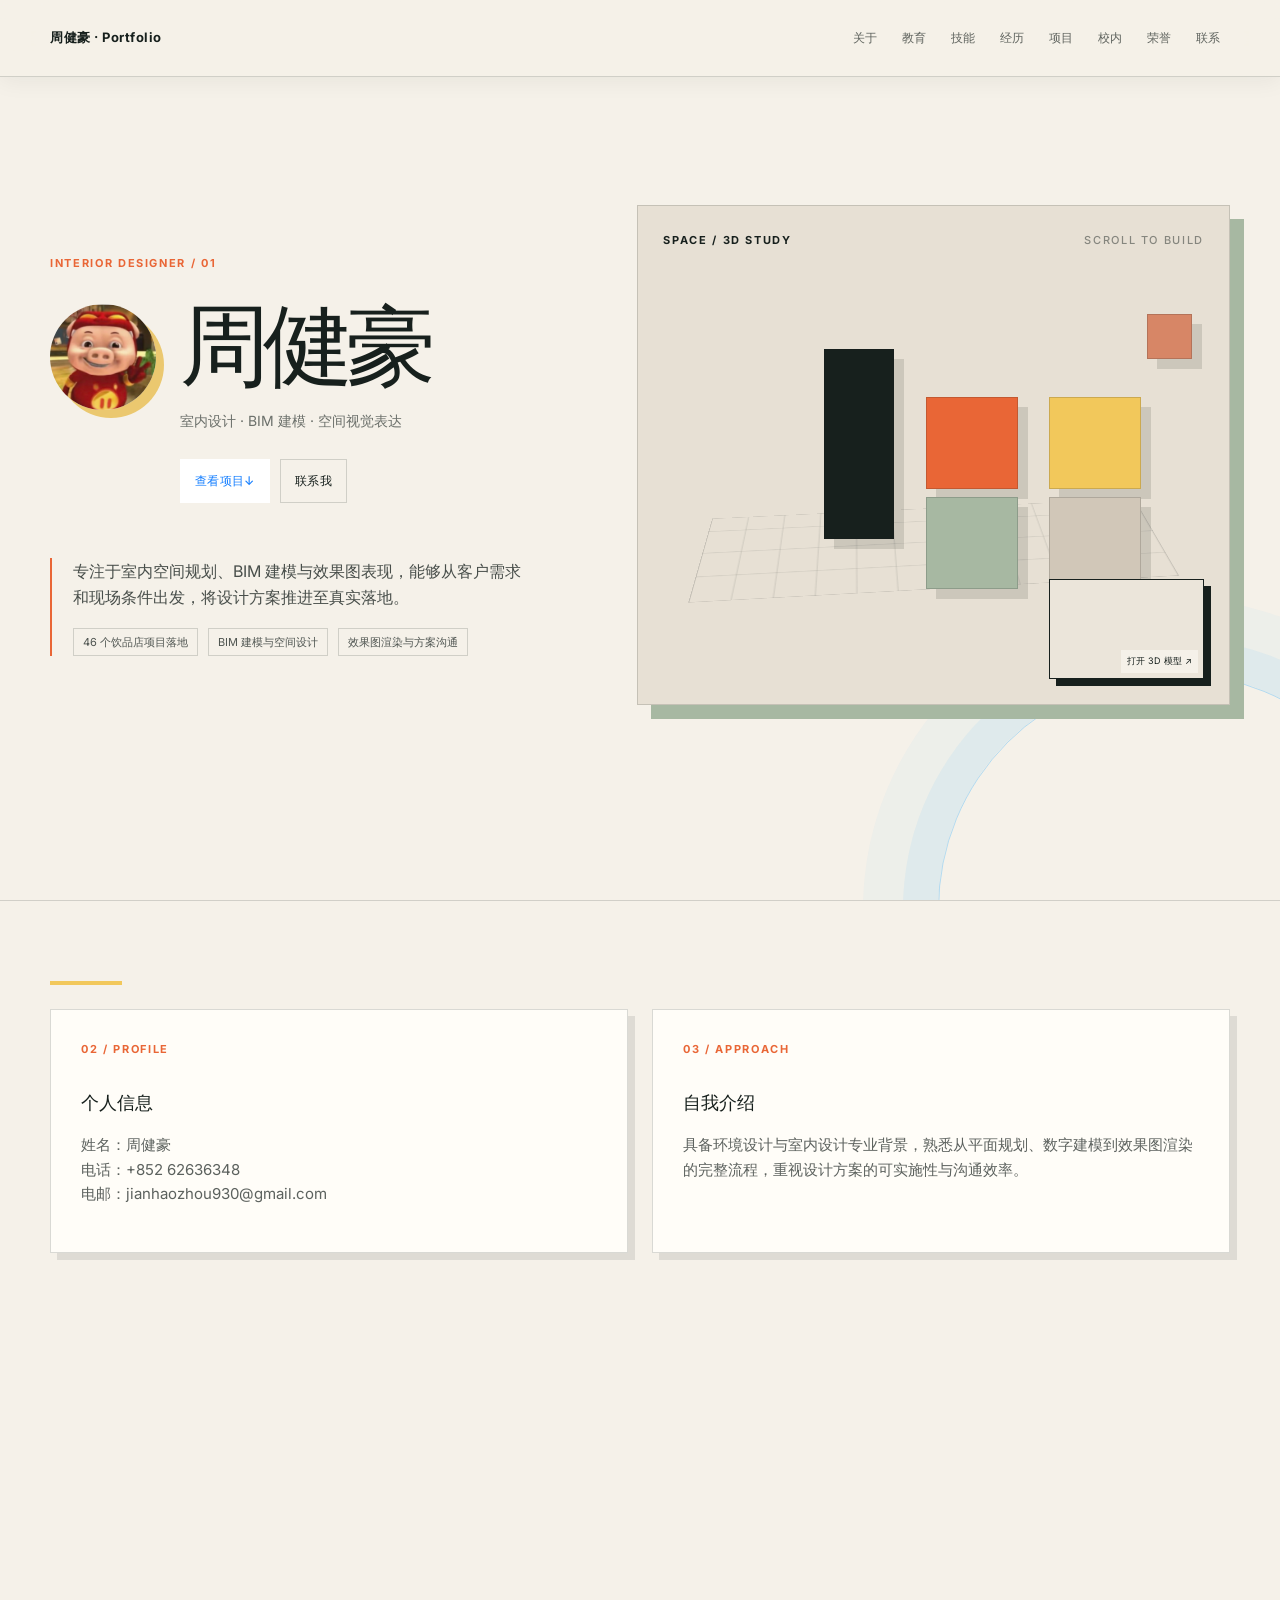
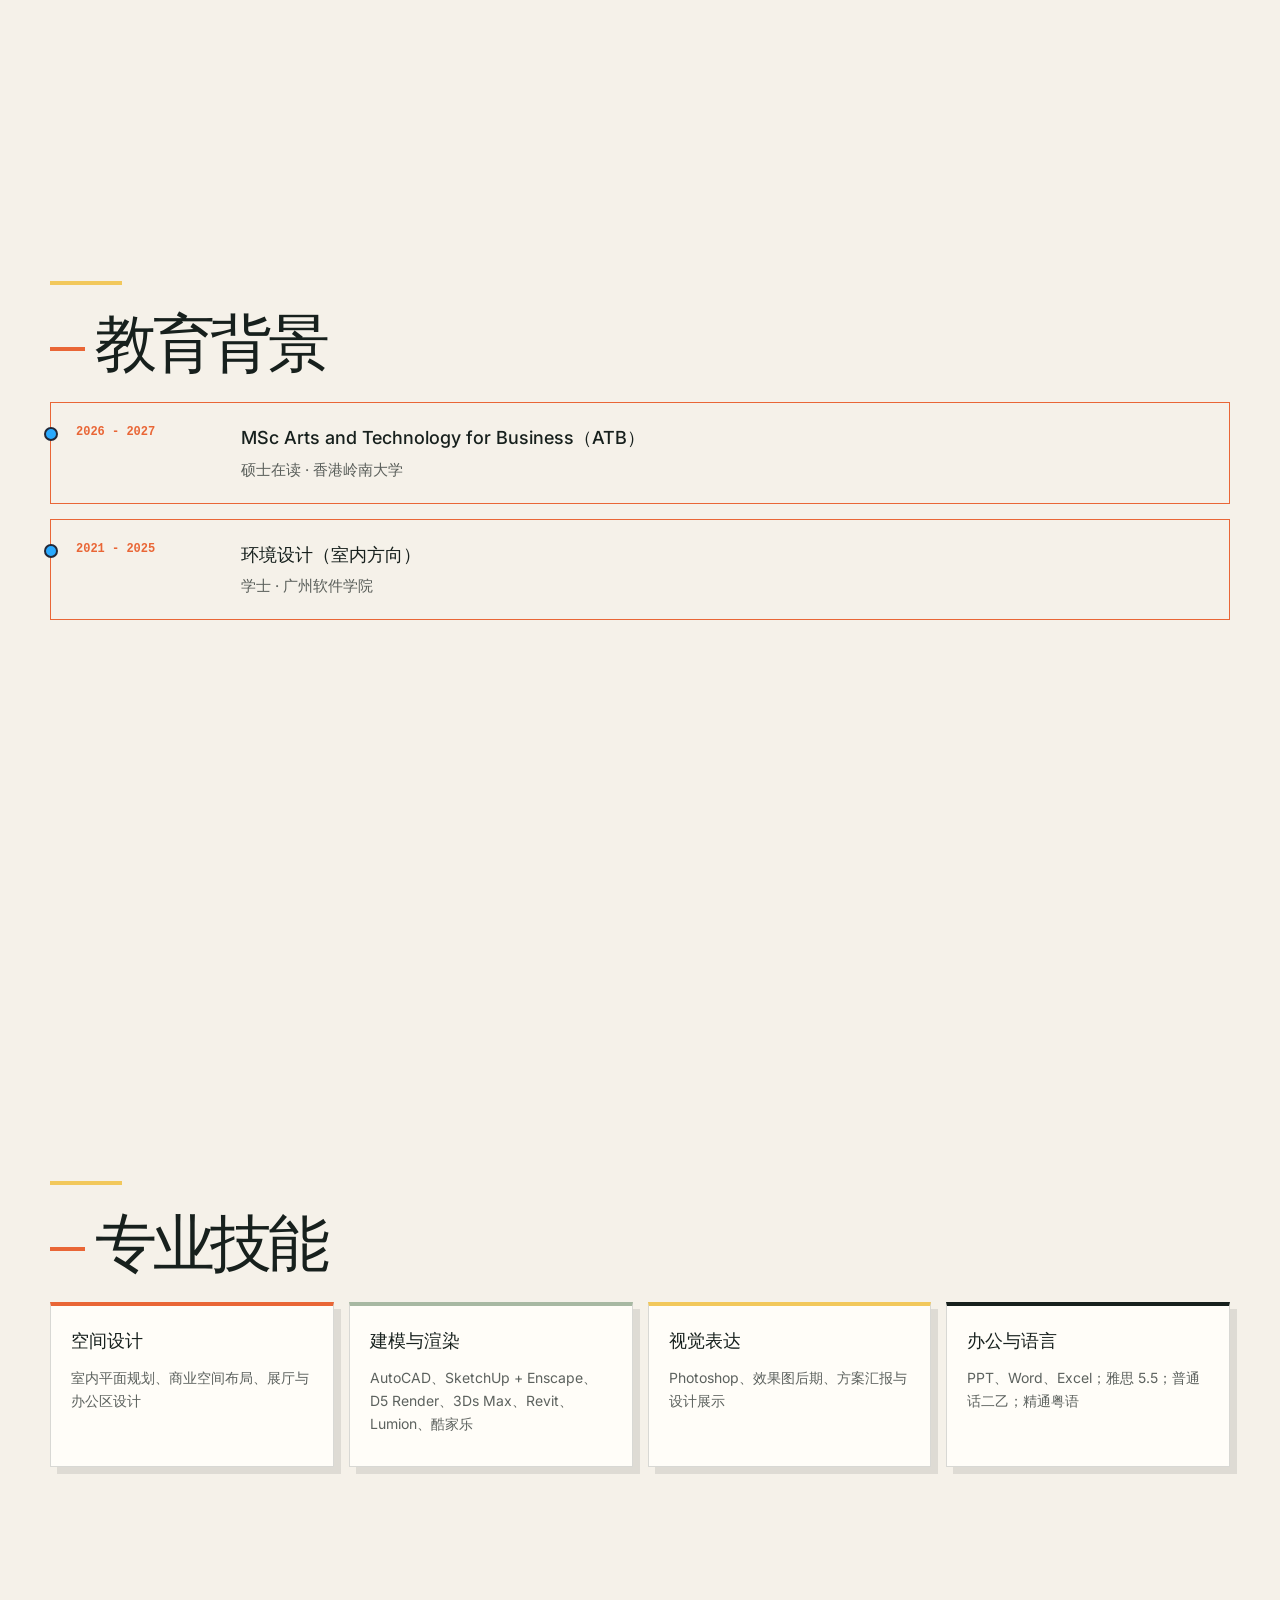
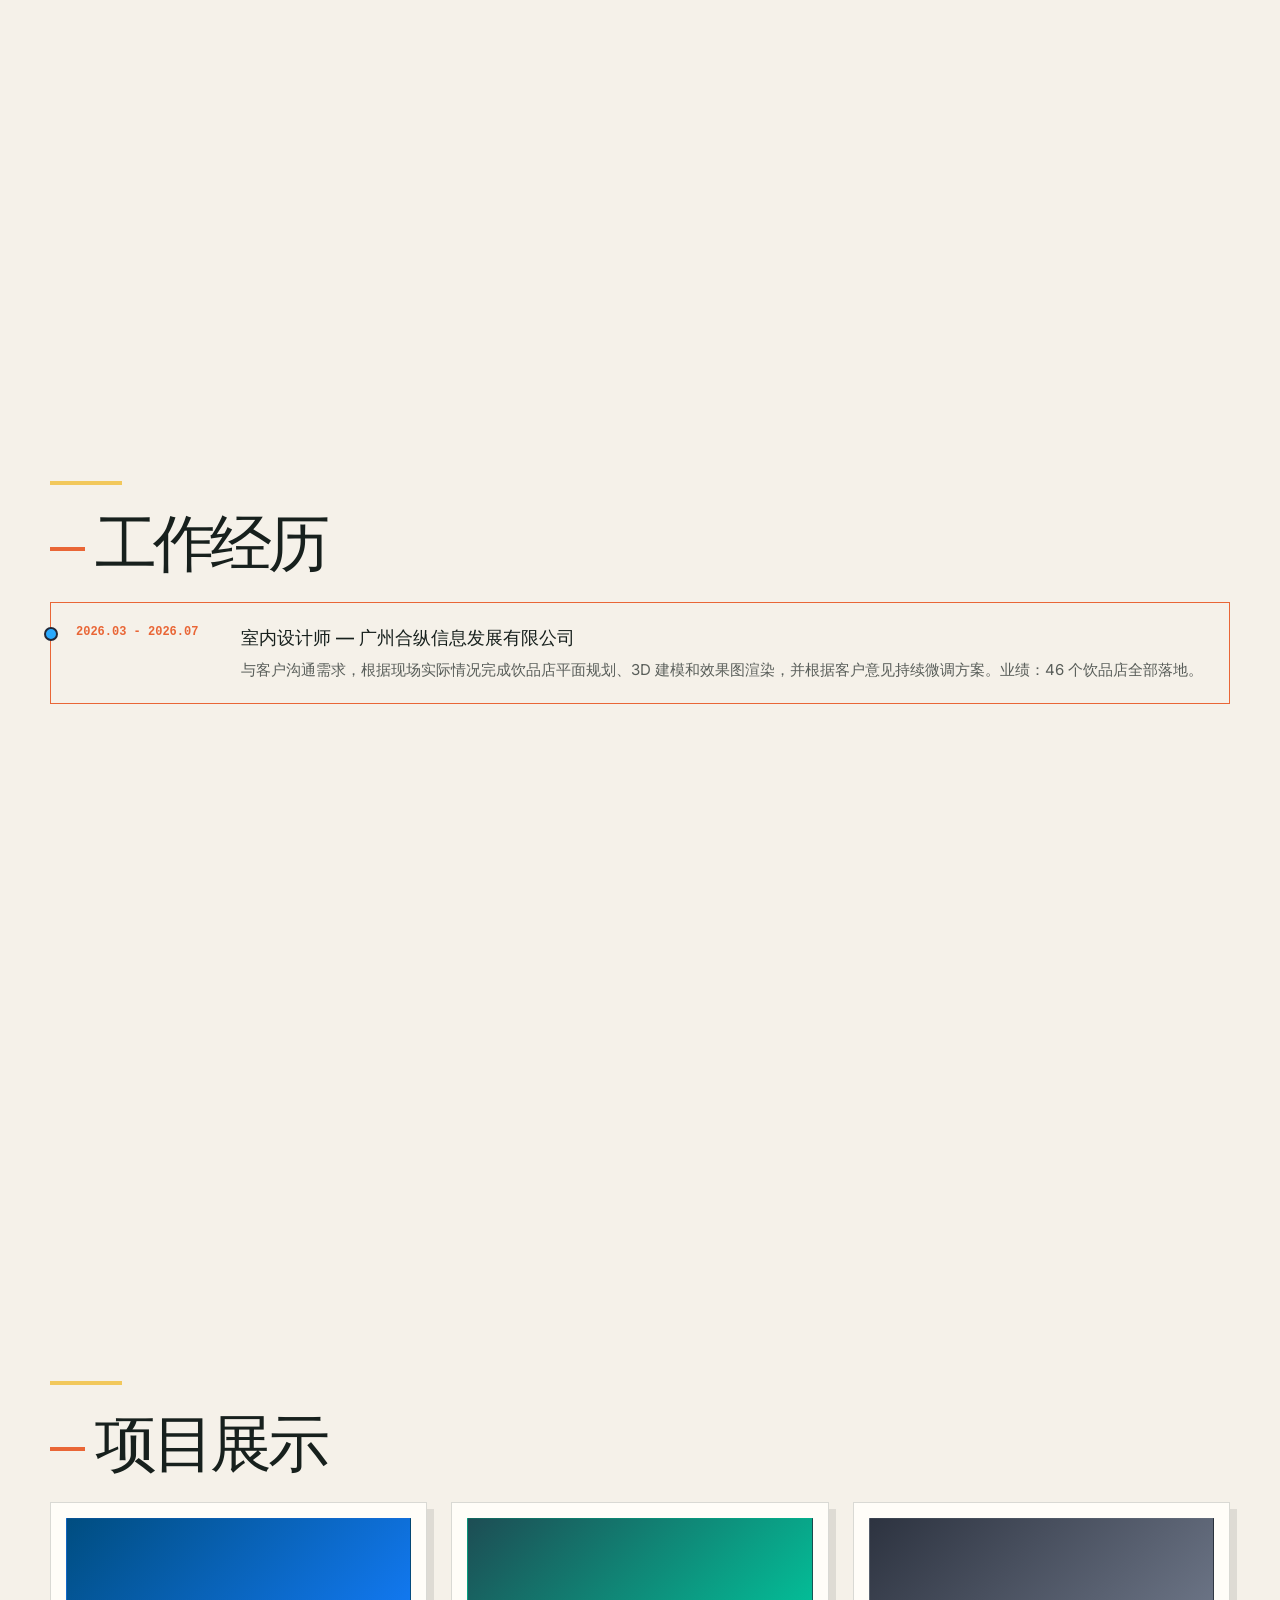
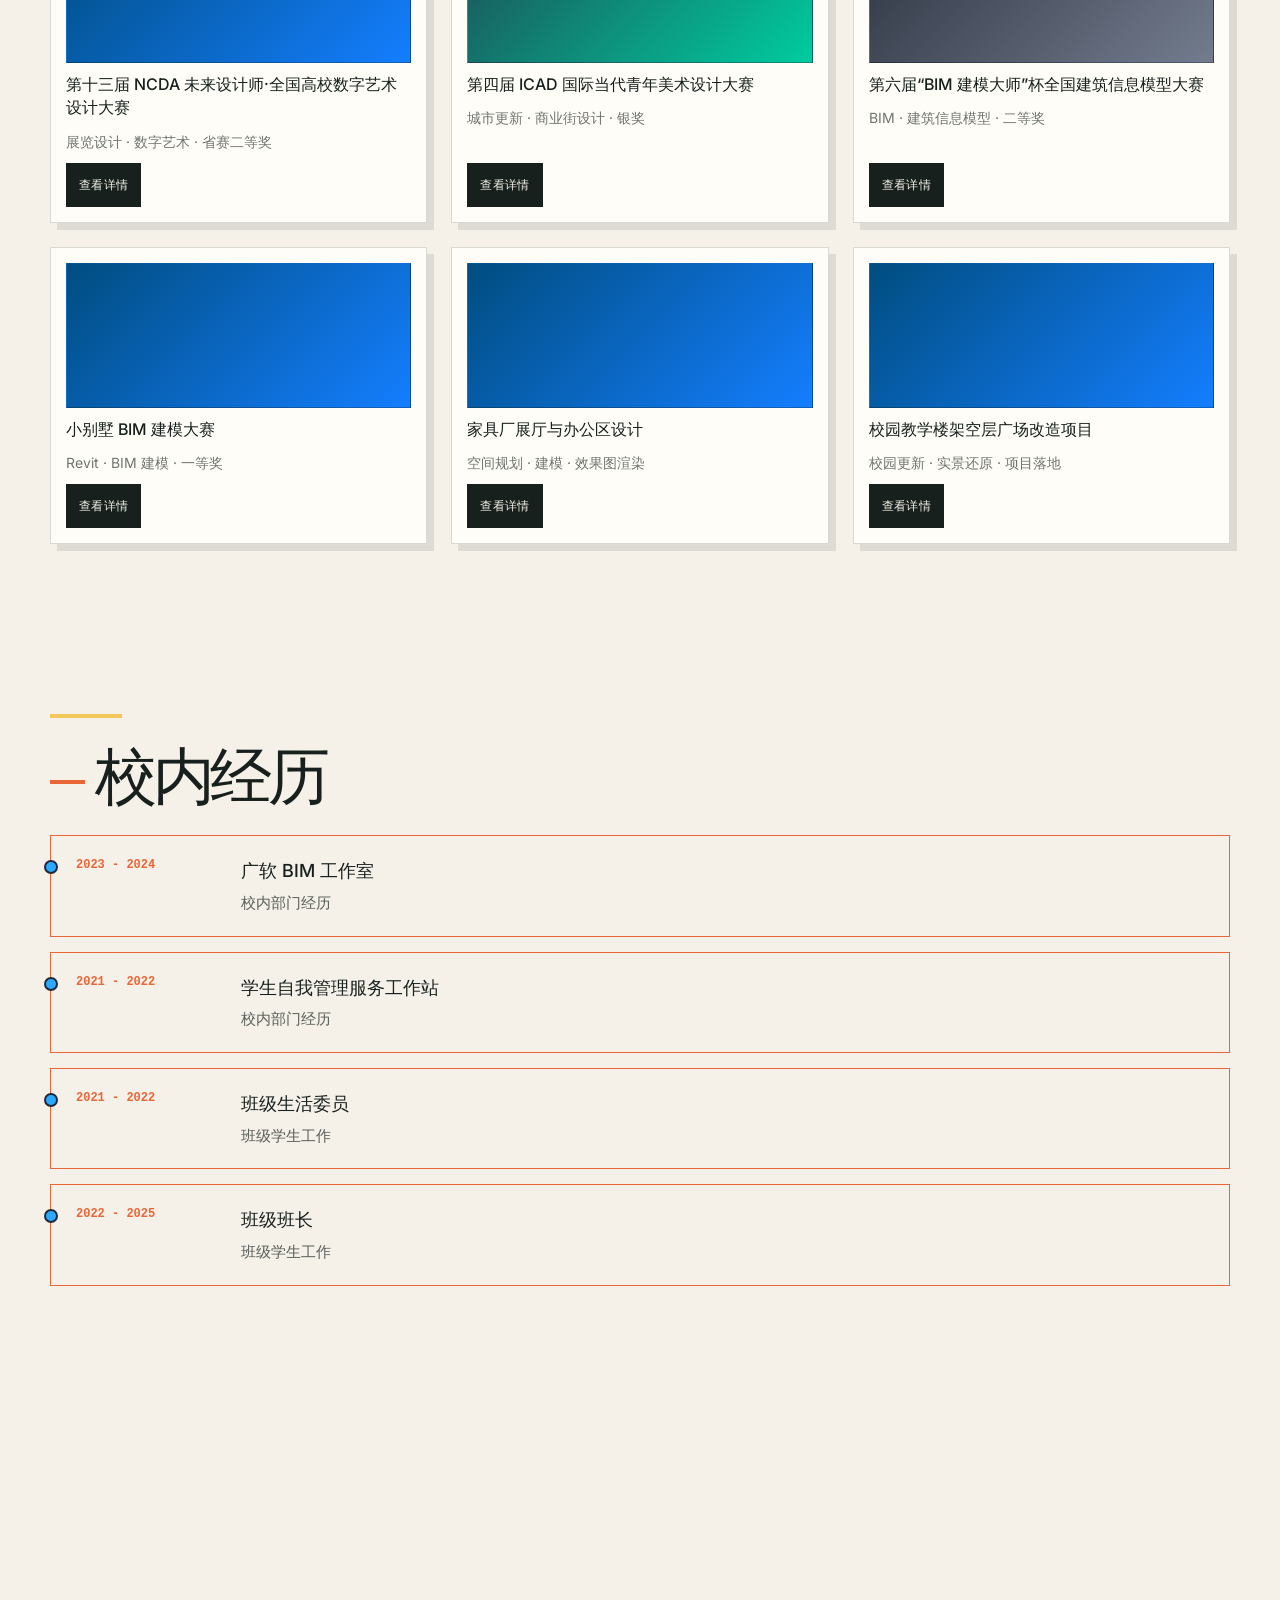
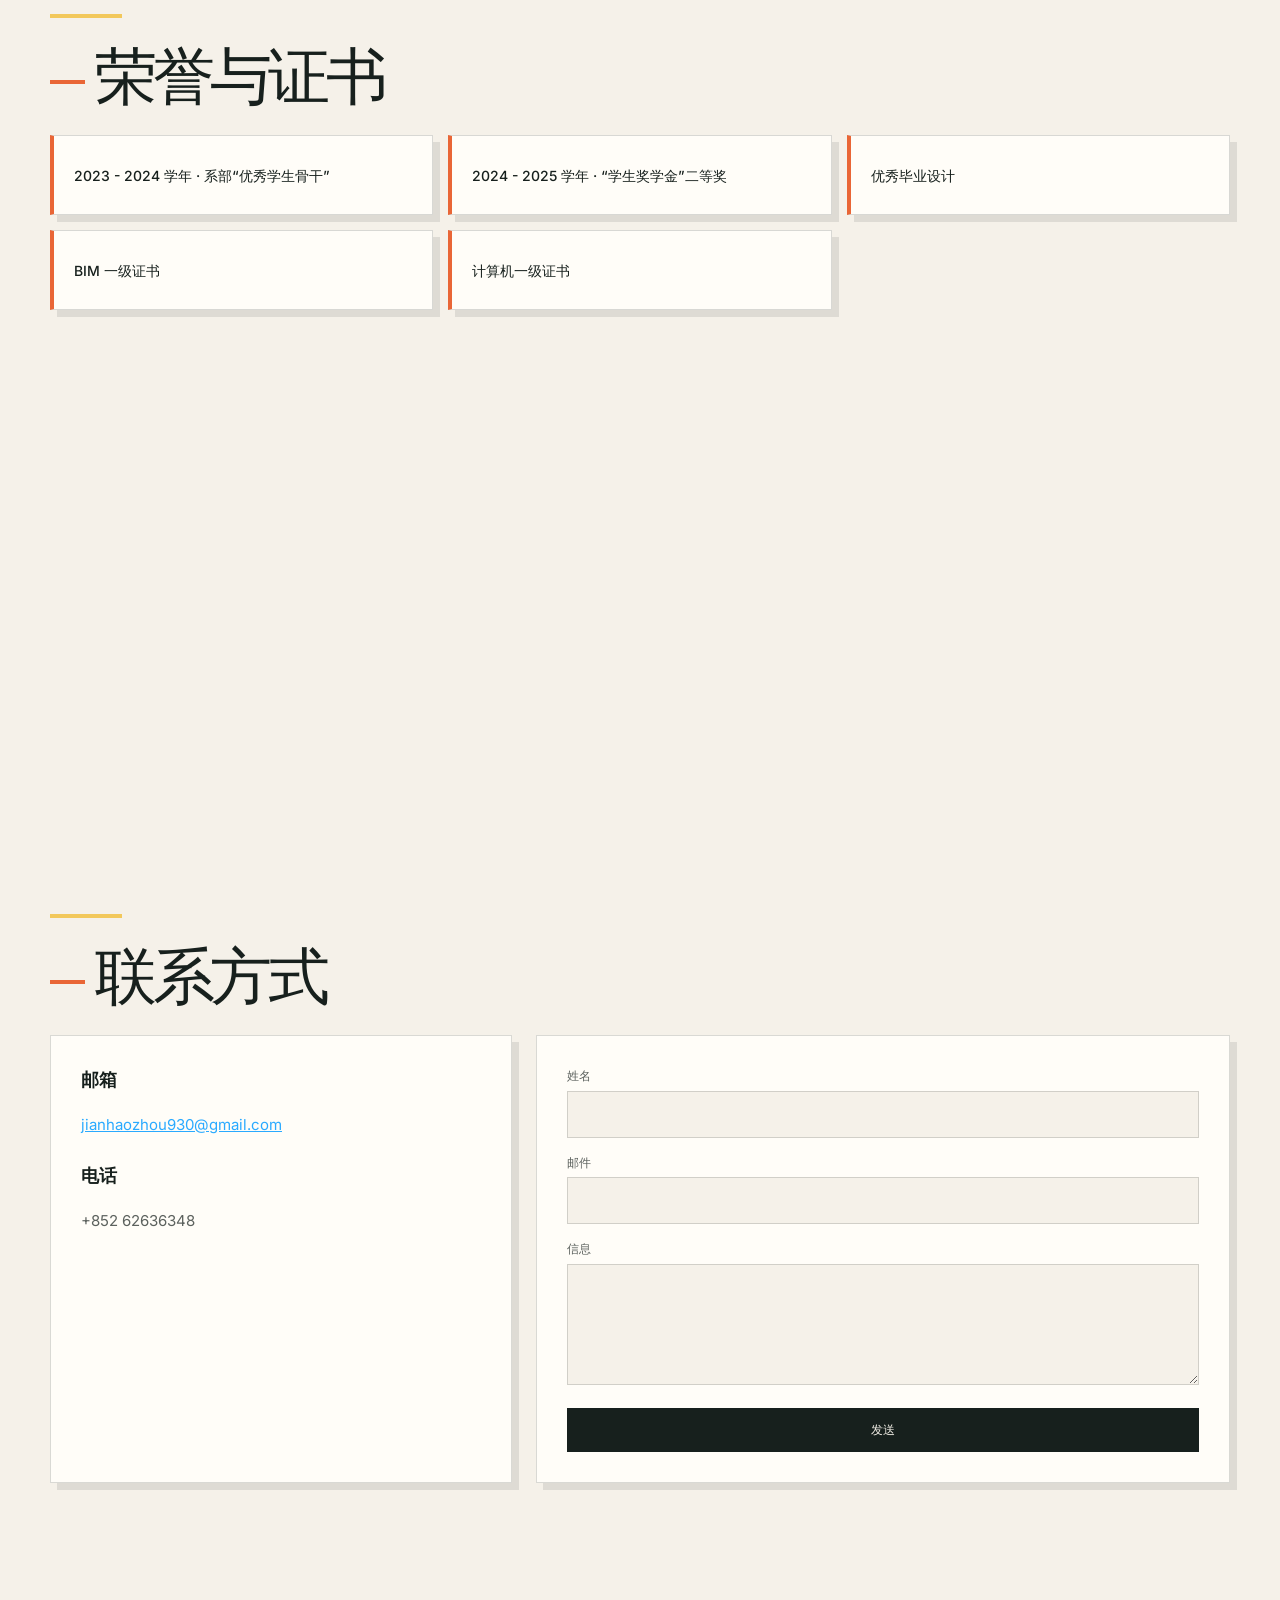
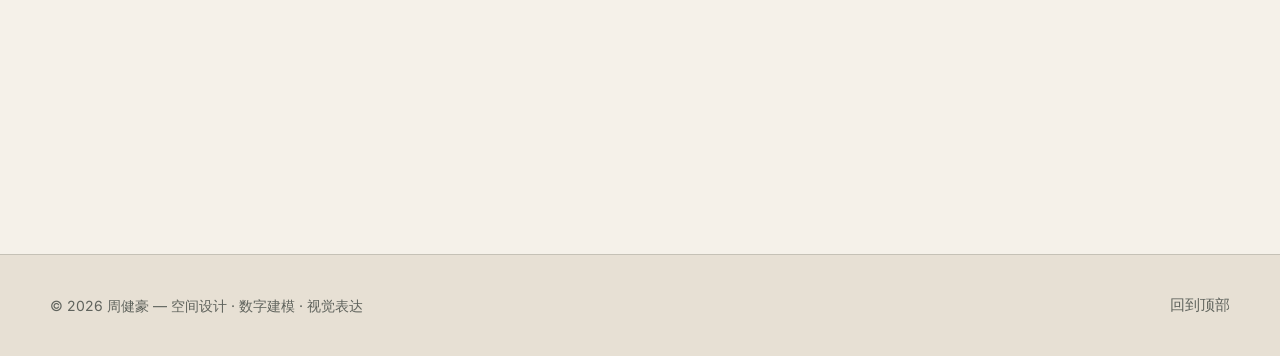
<file: index.html>
<!doctype html>
<html lang="zh-CN">
<head>
  <meta charset="utf-8" />
  <meta name="viewport" content="width=device-width, initial-scale=1" />
  <title>周健豪 — 室内设计与数字建模作品集</title>
  <meta name="description" content="周健豪的室内设计、BIM 建模与空间视觉表达作品集" />

  <!-- Google Fonts -->
  <link href="https://fonts.googleapis.com/css2?family=Inter:wght@300;400;500;600;700&family=Inter+Tight:wght@400;500&display=swap" rel="stylesheet">
  <link rel="stylesheet" href="./css/styles.css?v=bright-bg-1">
</head>
<body>
  <header class="site-header">
    <div class="container header-inner">
      <a class="logo" href="#">周健豪 · Portfolio</a>
      <nav class="nav" id="main-nav">
        <a href="#about">关于</a>
        <a href="#education">教育</a>
        <a href="#skills">技能</a>
        <a href="#experience">经历</a>
        <a href="#projects">项目</a>
        <a href="#campus">校内</a>
        <a href="#honors">荣誉</a>
        <a href="#contact">联系</a>
      </nav>
      <button class="nav-toggle" id="nav-toggle" aria-label="切换导航">
        <span></span><span></span><span></span>
      </button>
    </div>
    <div class="scroll-progress" aria-hidden="true"><span id="scroll-progress-bar"></span></div>
  </header>

  <main id="portfolio-content"></main>

  <footer class="site-footer">
    <div class="container footer-inner">
      <p class="muted">© 2026 周健豪 — 空间设计 · 数字建模 · 视觉表达</p>
      <a class="top-link" href="#home">回到顶部</a>
    </div>
  </footer>

  <!-- 项目详情模态框 -->
  <div id="project-modal" class="modal" aria-hidden="true">
    <div class="modal-content" role="dialog" aria-modal="true">
      <button class="modal-close" aria-label="关闭">✕</button>
      <h3 id="modal-title">项目标题</h3>
      <p id="modal-desc">项目描述</p>
      <a id="modal-link" class="btn btn-sm" href="#" target="_blank" rel="noreferrer">查看项目</a>
    </div>
  </div>

  <script src="./js/script.js?v=grid-glow-5" defer></script>
</body>
</html>
</file>
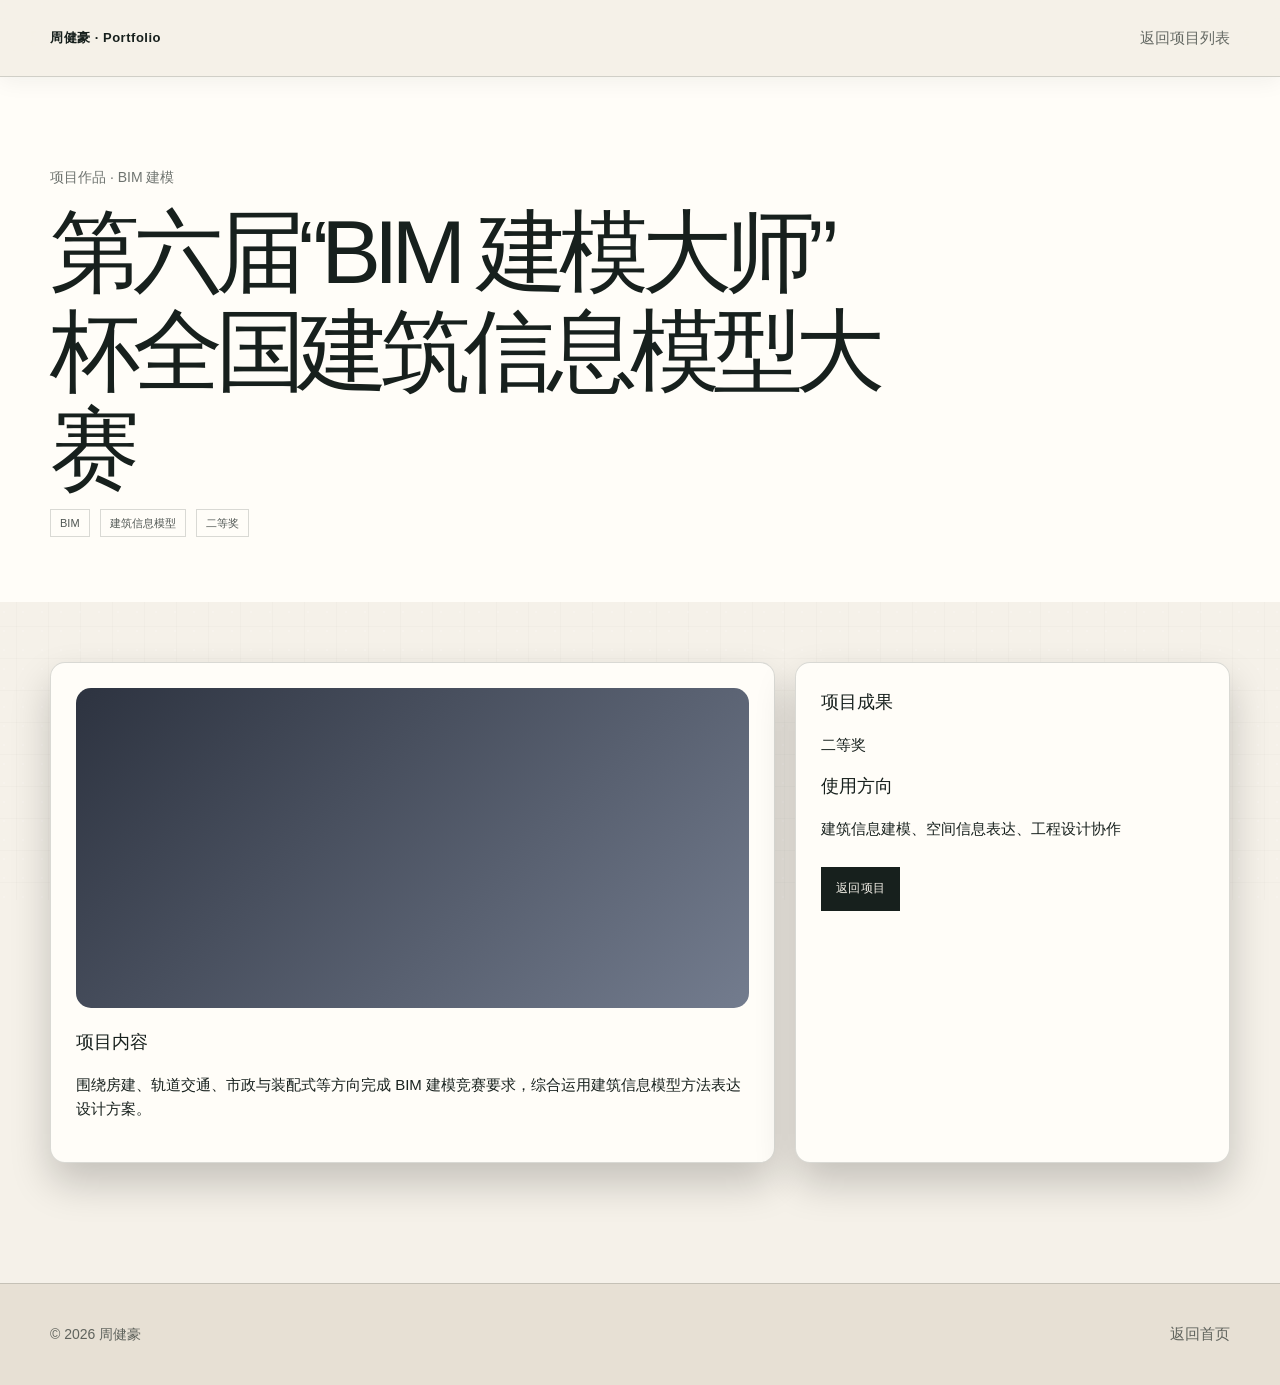
<file: projects/bim-master-modeling.html>
<!doctype html>
<html lang="zh-CN">
<head><meta charset="utf-8" /><meta name="viewport" content="width=device-width, initial-scale=1" /><title>BIM 建模大师大赛 — 周健豪</title><link rel="stylesheet" href="../css/styles.css?v=bright-bg-1" /></head>
<body><header class="site-header"><div class="container header-inner"><a class="logo" href="../index.html">周健豪 · Portfolio</a><a class="top-link" href="../index.html#projects">返回项目列表</a></div></header><main><section class="project-detail-hero"><div class="container"><p class="muted">项目作品 · BIM 建模</p><h1>第六届“BIM 建模大师”杯全国建筑信息模型大赛</h1><ul class="project-tags"><li>BIM</li><li>建筑信息模型</li><li>二等奖</li></ul></div></section><section class="container project-detail-body"><article class="project-detail-panel"><div class="project-detail-media green" aria-hidden="true"></div><h2>项目内容</h2><p>围绕房建、轨道交通、市政与装配式等方向完成 BIM 建模竞赛要求，综合运用建筑信息模型方法表达设计方案。</p></article><aside class="project-detail-panel"><h2>项目成果</h2><p>二等奖</p><h2>使用方向</h2><p>建筑信息建模、空间信息表达、工程设计协作</p><div class="project-detail-actions"><a class="btn" href="../index.html#projects">返回项目</a></div></aside></section></main><footer class="site-footer"><div class="container footer-inner"><p class="muted">© 2026 周健豪</p><a class="top-link" href="../index.html">返回首页</a></div></footer></body></html>
</file>
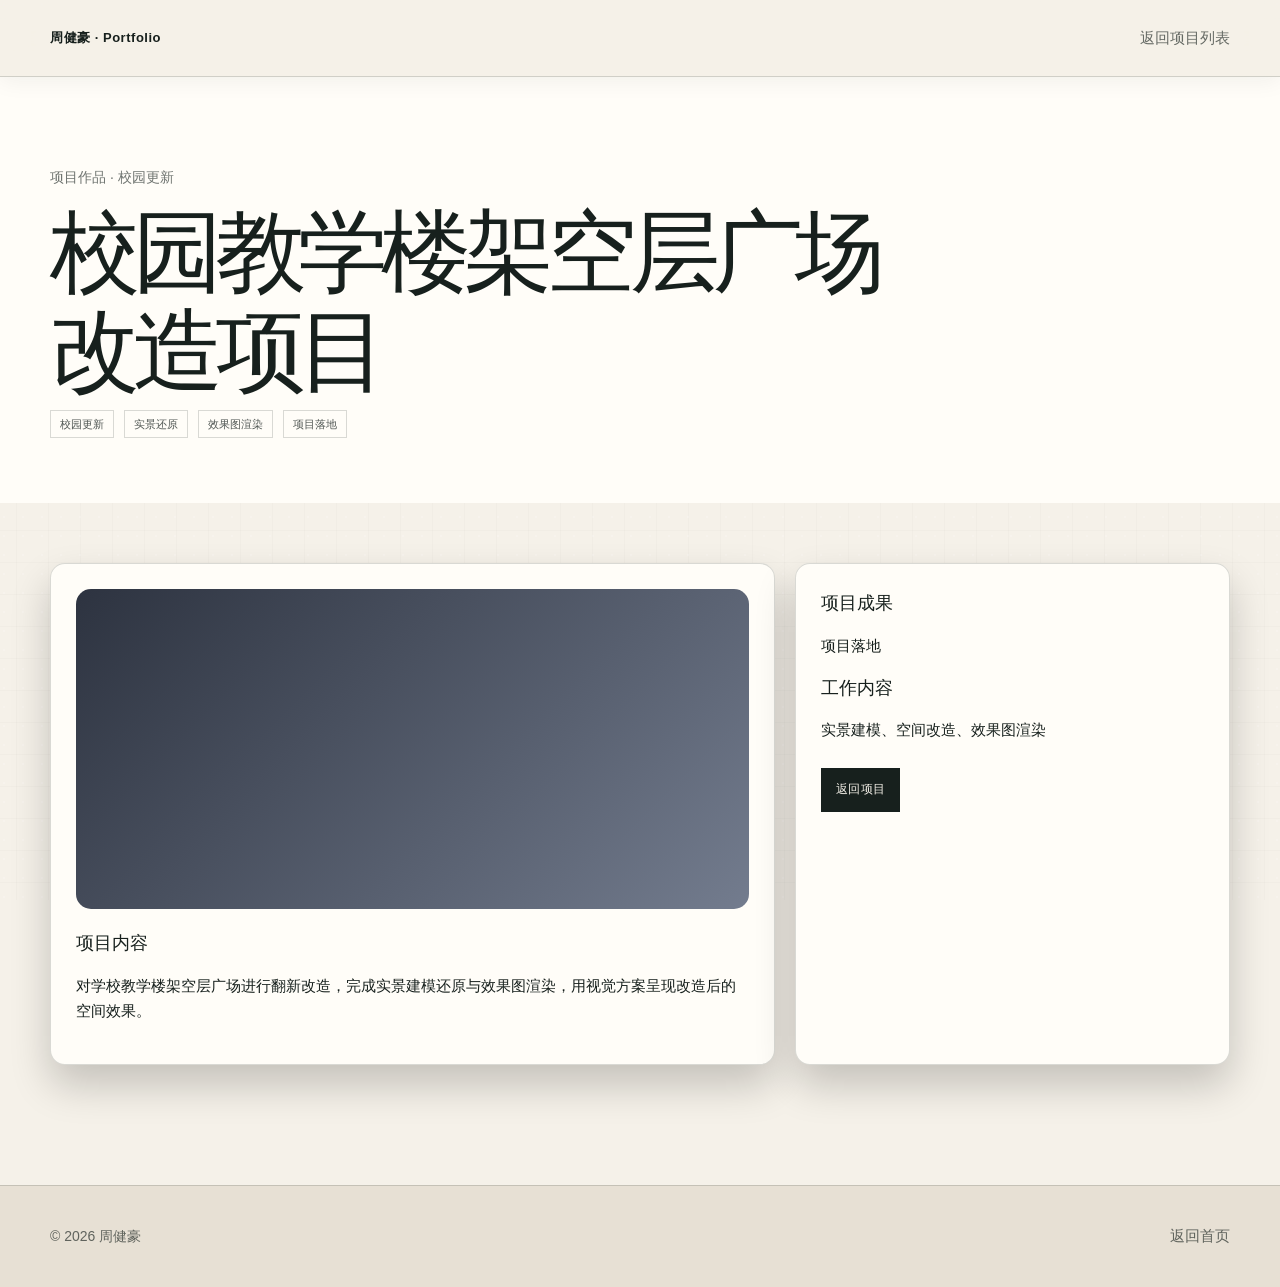
<file: projects/campus-plaza-renovation.html>
<!doctype html>
<html lang="zh-CN">
<head><meta charset="utf-8" /><meta name="viewport" content="width=device-width, initial-scale=1" /><title>校园教学楼广场改造 — 周健豪</title><link rel="stylesheet" href="../css/styles.css?v=bright-bg-1" /></head>
<body><header class="site-header"><div class="container header-inner"><a class="logo" href="../index.html">周健豪 · Portfolio</a><a class="top-link" href="../index.html#projects">返回项目列表</a></div></header><main><section class="project-detail-hero"><div class="container"><p class="muted">项目作品 · 校园更新</p><h1>校园教学楼架空层广场改造项目</h1><ul class="project-tags"><li>校园更新</li><li>实景还原</li><li>效果图渲染</li><li>项目落地</li></ul></div></section><section class="container project-detail-body"><article class="project-detail-panel"><div class="project-detail-media green" aria-hidden="true"></div><h2>项目内容</h2><p>对学校教学楼架空层广场进行翻新改造，完成实景建模还原与效果图渲染，用视觉方案呈现改造后的空间效果。</p></article><aside class="project-detail-panel"><h2>项目成果</h2><p>项目落地</p><h2>工作内容</h2><p>实景建模、空间改造、效果图渲染</p><div class="project-detail-actions"><a class="btn" href="../index.html#projects">返回项目</a></div></aside></section></main><footer class="site-footer"><div class="container footer-inner"><p class="muted">© 2026 周健豪</p><a class="top-link" href="../index.html">返回首页</a></div></footer></body></html>
</file>
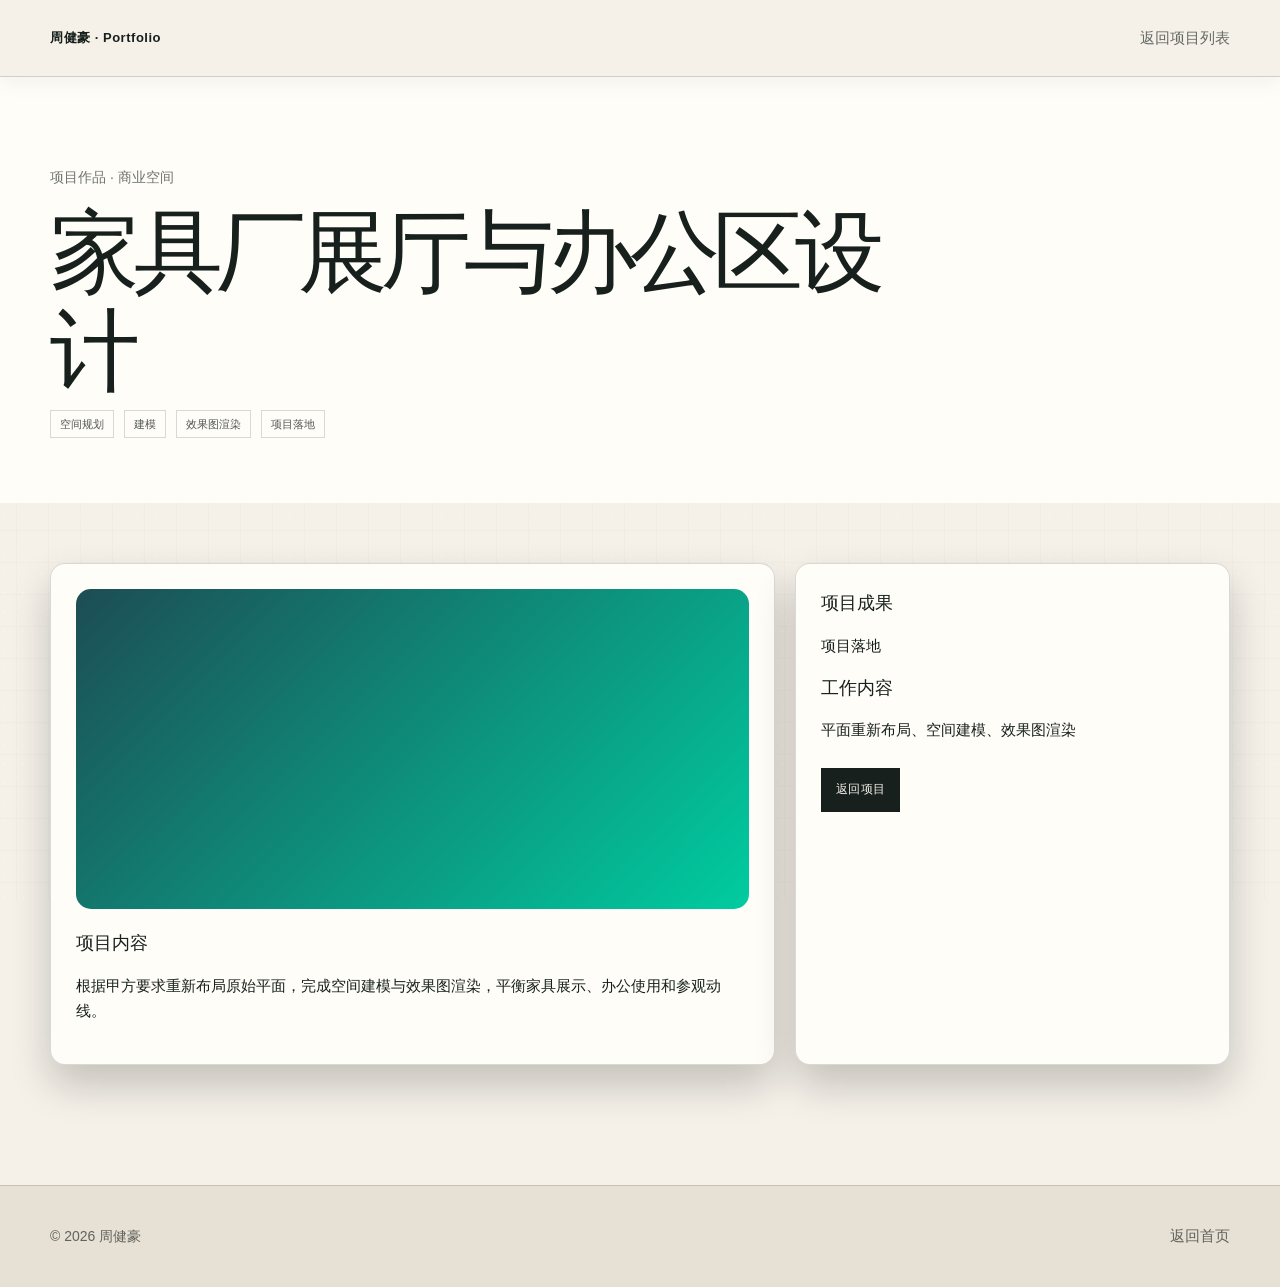
<file: projects/furniture-showroom.html>
<!doctype html>
<html lang="zh-CN">
<head><meta charset="utf-8" /><meta name="viewport" content="width=device-width, initial-scale=1" /><title>家具厂展厅与办公区设计 — 周健豪</title><link rel="stylesheet" href="../css/styles.css?v=bright-bg-1" /></head>
<body><header class="site-header"><div class="container header-inner"><a class="logo" href="../index.html">周健豪 · Portfolio</a><a class="top-link" href="../index.html#projects">返回项目列表</a></div></header><main><section class="project-detail-hero"><div class="container"><p class="muted">项目作品 · 商业空间</p><h1>家具厂展厅与办公区设计</h1><ul class="project-tags"><li>空间规划</li><li>建模</li><li>效果图渲染</li><li>项目落地</li></ul></div></section><section class="container project-detail-body"><article class="project-detail-panel"><div class="project-detail-media warm" aria-hidden="true"></div><h2>项目内容</h2><p>根据甲方要求重新布局原始平面，完成空间建模与效果图渲染，平衡家具展示、办公使用和参观动线。</p></article><aside class="project-detail-panel"><h2>项目成果</h2><p>项目落地</p><h2>工作内容</h2><p>平面重新布局、空间建模、效果图渲染</p><div class="project-detail-actions"><a class="btn" href="../index.html#projects">返回项目</a></div></aside></section></main><footer class="site-footer"><div class="container footer-inner"><p class="muted">© 2026 周健豪</p><a class="top-link" href="../index.html">返回首页</a></div></footer></body></html>
</file>
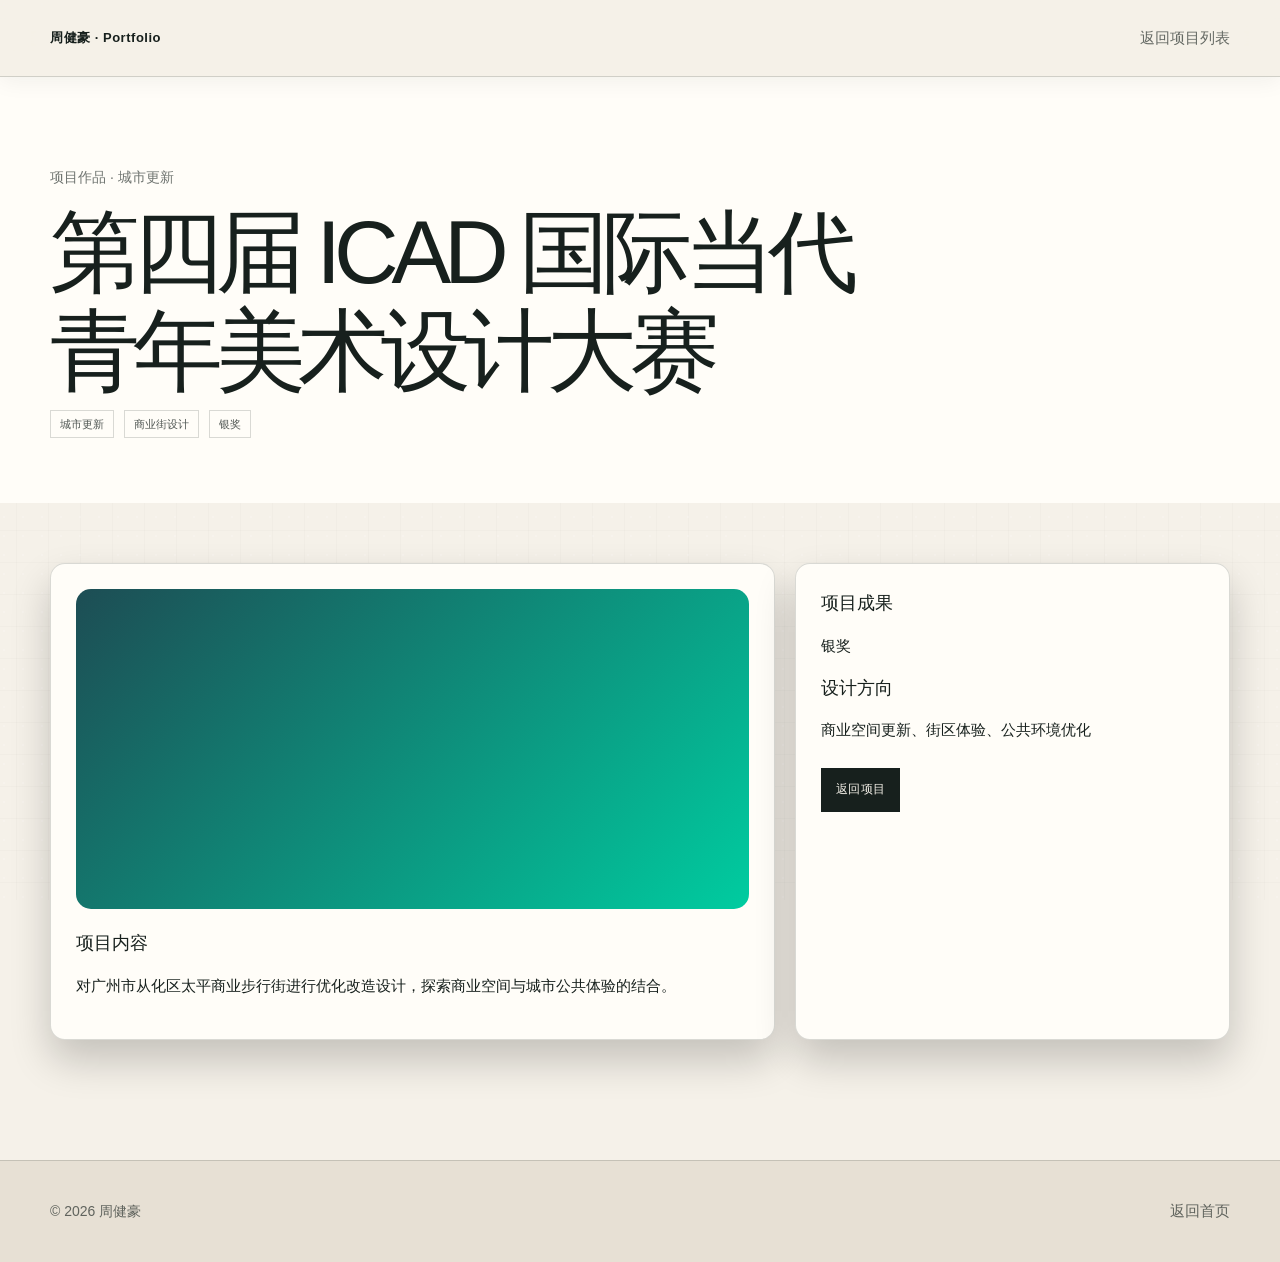
<file: projects/icad-commercial-street.html>
<!doctype html>
<html lang="zh-CN">
<head><meta charset="utf-8" /><meta name="viewport" content="width=device-width, initial-scale=1" /><title>ICAD 商业步行街改造 — 周健豪</title><link rel="stylesheet" href="../css/styles.css?v=bright-bg-1" /></head>
<body><header class="site-header"><div class="container header-inner"><a class="logo" href="../index.html">周健豪 · Portfolio</a><a class="top-link" href="../index.html#projects">返回项目列表</a></div></header><main><section class="project-detail-hero"><div class="container"><p class="muted">项目作品 · 城市更新</p><h1>第四届 ICAD 国际当代青年美术设计大赛</h1><ul class="project-tags"><li>城市更新</li><li>商业街设计</li><li>银奖</li></ul></div></section><section class="container project-detail-body"><article class="project-detail-panel"><div class="project-detail-media warm" aria-hidden="true"></div><h2>项目内容</h2><p>对广州市从化区太平商业步行街进行优化改造设计，探索商业空间与城市公共体验的结合。</p></article><aside class="project-detail-panel"><h2>项目成果</h2><p>银奖</p><h2>设计方向</h2><p>商业空间更新、街区体验、公共环境优化</p><div class="project-detail-actions"><a class="btn" href="../index.html#projects">返回项目</a></div></aside></section></main><footer class="site-footer"><div class="container footer-inner"><p class="muted">© 2026 周健豪</p><a class="top-link" href="../index.html">返回首页</a></div></footer></body></html>
</file>
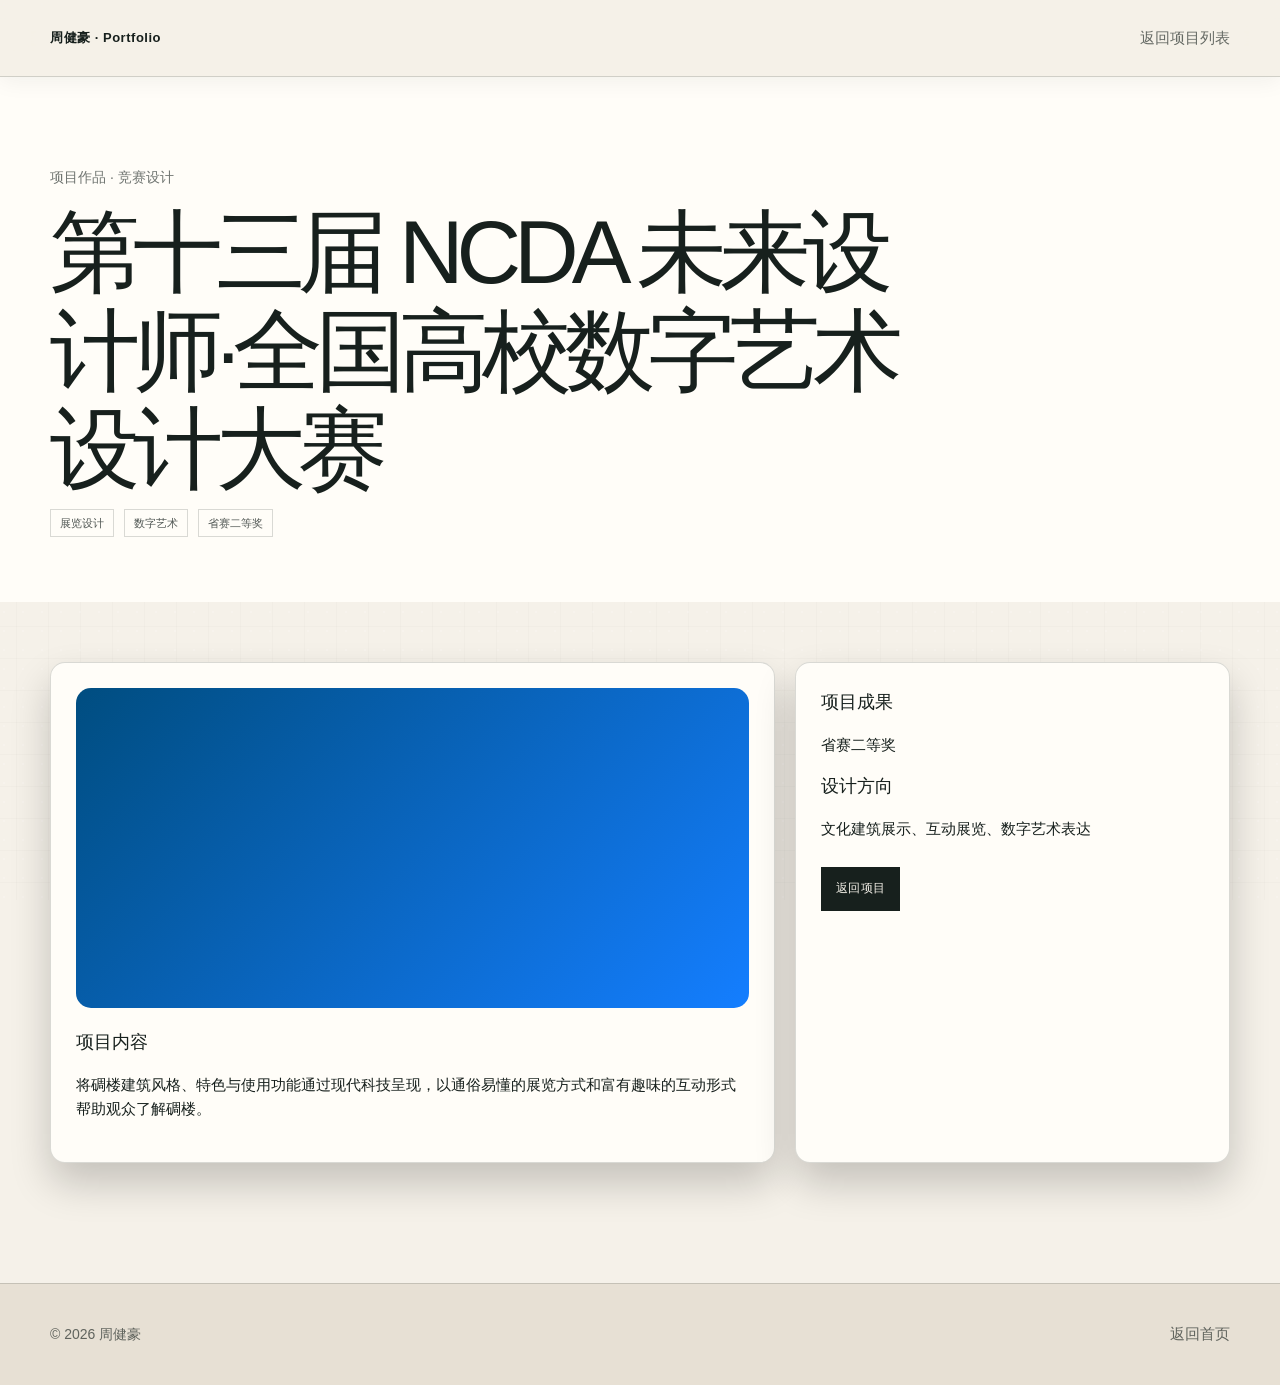
<file: projects/ncda-future-design.html>
<!doctype html>
<html lang="zh-CN">
<head>
  <meta charset="utf-8" />
  <meta name="viewport" content="width=device-width, initial-scale=1" />
  <title>NCDA 未来设计师大赛 — 周健豪</title>
  <link rel="stylesheet" href="../css/styles.css?v=bright-bg-1" />
</head>
<body>
  <header class="site-header"><div class="container header-inner"><a class="logo" href="../index.html">周健豪 · Portfolio</a><a class="top-link" href="../index.html#projects">返回项目列表</a></div></header>
  <main>
    <section class="project-detail-hero"><div class="container"><p class="muted">项目作品 · 竞赛设计</p><h1>第十三届 NCDA 未来设计师·全国高校数字艺术设计大赛</h1><ul class="project-tags"><li>展览设计</li><li>数字艺术</li><li>省赛二等奖</li></ul></div></section>
    <section class="container project-detail-body"><article class="project-detail-panel"><div class="project-detail-media" aria-hidden="true"></div><h2>项目内容</h2><p>将碉楼建筑风格、特色与使用功能通过现代科技呈现，以通俗易懂的展览方式和富有趣味的互动形式帮助观众了解碉楼。</p></article><aside class="project-detail-panel"><h2>项目成果</h2><p>省赛二等奖</p><h2>设计方向</h2><p>文化建筑展示、互动展览、数字艺术表达</p><div class="project-detail-actions"><a class="btn" href="../index.html#projects">返回项目</a></div></aside></section>
  </main>
  <footer class="site-footer"><div class="container footer-inner"><p class="muted">© 2026 周健豪</p><a class="top-link" href="../index.html">返回首页</a></div></footer>
</body>
</html>
</file>
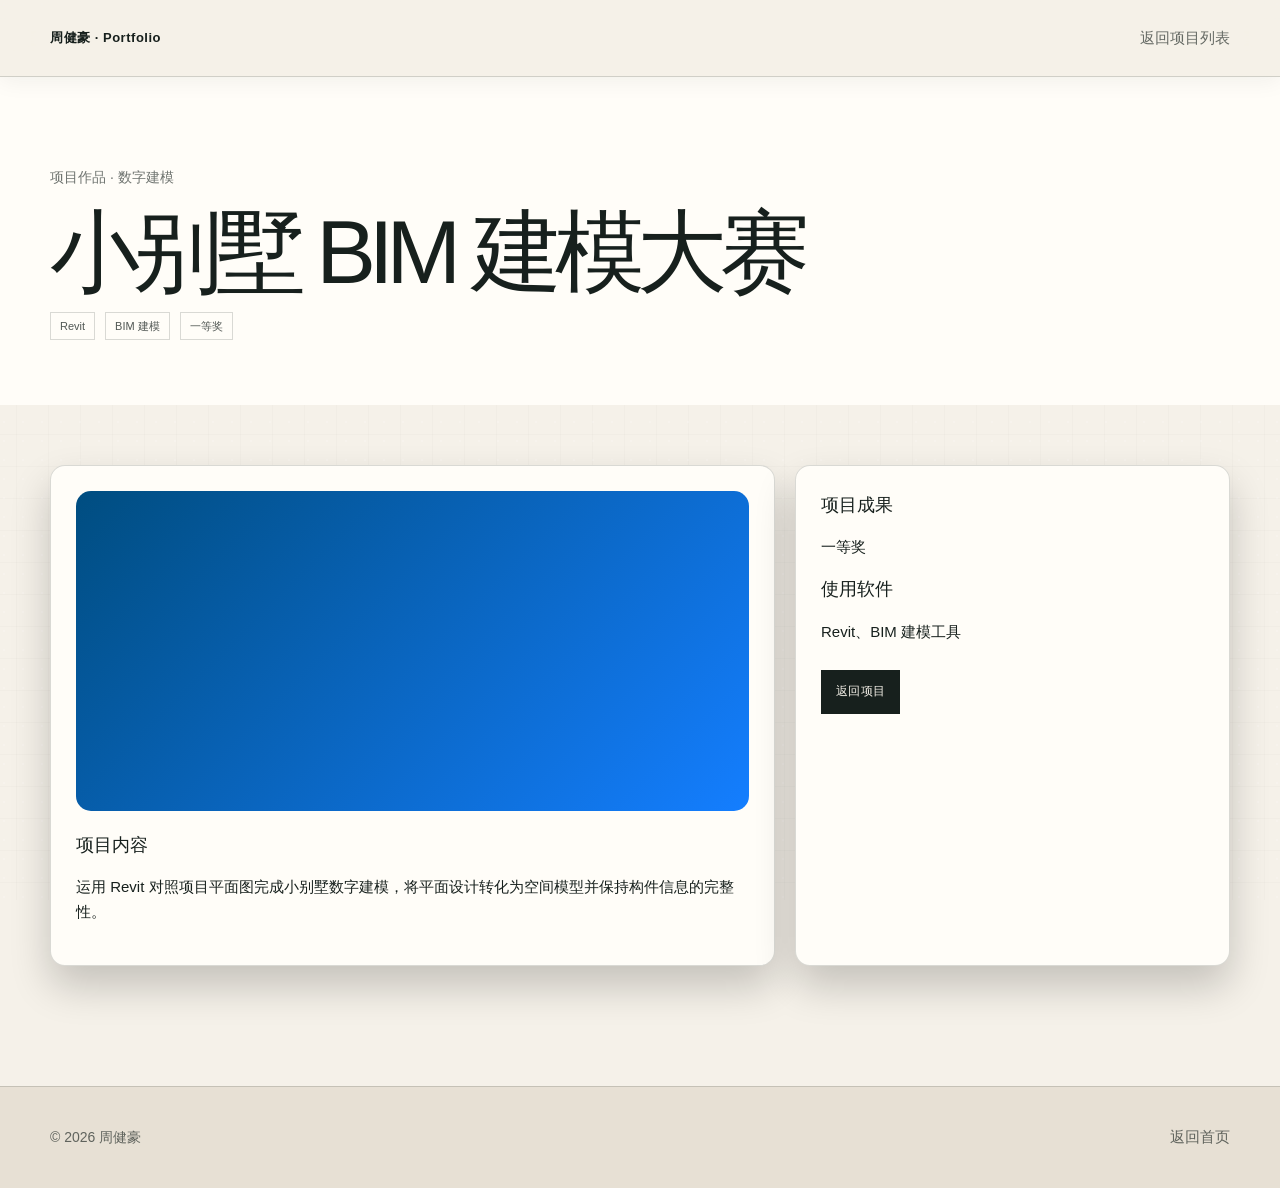
<file: projects/villa-bim-modeling.html>
<!doctype html>
<html lang="zh-CN">
<head><meta charset="utf-8" /><meta name="viewport" content="width=device-width, initial-scale=1" /><title>小别墅 BIM 建模大赛 — 周健豪</title><link rel="stylesheet" href="../css/styles.css?v=bright-bg-1" /></head>
<body><header class="site-header"><div class="container header-inner"><a class="logo" href="../index.html">周健豪 · Portfolio</a><a class="top-link" href="../index.html#projects">返回项目列表</a></div></header><main><section class="project-detail-hero"><div class="container"><p class="muted">项目作品 · 数字建模</p><h1>小别墅 BIM 建模大赛</h1><ul class="project-tags"><li>Revit</li><li>BIM 建模</li><li>一等奖</li></ul></div></section><section class="container project-detail-body"><article class="project-detail-panel"><div class="project-detail-media" aria-hidden="true"></div><h2>项目内容</h2><p>运用 Revit 对照项目平面图完成小别墅数字建模，将平面设计转化为空间模型并保持构件信息的完整性。</p></article><aside class="project-detail-panel"><h2>项目成果</h2><p>一等奖</p><h2>使用软件</h2><p>Revit、BIM 建模工具</p><div class="project-detail-actions"><a class="btn" href="../index.html#projects">返回项目</a></div></aside></section></main><footer class="site-footer"><div class="container footer-inner"><p class="muted">© 2026 周健豪</p><a class="top-link" href="../index.html">返回首页</a></div></footer></body></html>
</file>
<file: css/styles.css>
:root {
  --black: #222838;
  --surface: #2d354a;
  --surface-raised: #39435e;
  --surface-soft: #475475;
  --white: #ffffff;
  --muted: rgba(255, 255, 255, .82);
  --muted-solid: #bac4d5;
  --blue: #2aaaff;
  --button-blue: #147eff;
  --green: #00cca0;
  --line: rgba(255, 255, 255, .14);
  --radius: 15px;
  --max-width: 1120px;
  --pointer-x: 50vw;
  --pointer-y: 35vh;
  font-family: "Inter", "Inter Variable", "Microsoft YaHei", sans-serif;
  color-scheme: dark;
}

* { box-sizing: border-box; }
html { scroll-behavior: smooth; scroll-padding-top: 75px; }
body { position: relative; min-height: 100%; margin: 0; color: var(--white); background: var(--black); font-size: 15px; line-height: 1.65; -webkit-font-smoothing: antialiased; }
body::before, body::after { position: fixed; inset: 0; pointer-events: none; content: ""; }
body::before { z-index: 0; background-image: radial-gradient(circle at var(--pointer-x) var(--pointer-y), rgba(42, 170, 255, .28) 0, rgba(42, 170, 255, .12) 140px, transparent 360px), radial-gradient(circle at 50% 0%, rgba(42, 170, 255, .24) 0, rgba(42, 170, 255, .08) 460px, transparent 850px), linear-gradient(rgba(255, 255, 255, .075) 1px, transparent 1px), linear-gradient(90deg, rgba(255, 255, 255, .075) 1px, transparent 1px); background-size: auto, auto, 25px 25px, 25px 25px; background-position: center, top center, 0 0, 0 0; }
body::after { z-index: 0; opacity: .45; background-image: radial-gradient(circle at 20% 30%, rgba(255, 255, 255, .25) 0 1px, transparent 1px), radial-gradient(circle at 70% 80%, rgba(42, 170, 255, .2) 0 1px, transparent 1px); background-size: 17px 19px, 23px 27px; }
body > main, body > footer { position: relative; z-index: 1; }
a { color: var(--blue); }
button, input, textarea { font: inherit; }
.container { width: min(100% - 50px, var(--max-width)); margin: 0 auto; }

.site-header { position: sticky; top: 0; z-index: 60; border-bottom: 1px solid rgba(255, 255, 255, .12); background: rgba(34, 40, 56, .78); -webkit-backdrop-filter: blur(18px) saturate(180%); backdrop-filter: blur(18px) saturate(180%); box-shadow: 0 4px 20px rgba(0, 0, 0, .14); }
.header-inner { display: flex; min-height: 70px; align-items: center; justify-content: space-between; gap: 25px; }
.logo { color: var(--white); font-size: 12px; font-weight: 500; letter-spacing: .02em; text-decoration: none; }
.nav { display: flex; align-items: center; gap: 5px; }
.nav a { padding: 8px 10px; border-radius: 8px; color: var(--muted); font-size: 12px; text-decoration: none; }
.nav a:hover, .nav a:focus-visible { color: var(--white); background: var(--surface-soft); }
.nav-toggle { display: none; width: 40px; height: 40px; align-items: center; justify-content: center; border: 1px solid var(--line); border-radius: 8px; background: var(--surface); cursor: pointer; }
.nav-toggle span { display: block; width: 18px; height: 1px; margin: 3px 0; background: var(--white); transition: transform .2s ease, opacity .2s ease; }
.nav-toggle.active span:nth-child(1) { transform: translateY(4px) rotate(45deg); }
.nav-toggle.active span:nth-child(2) { opacity: 0; }
.nav-toggle.active span:nth-child(3) { transform: translateY(-4px) rotate(-45deg); }

.hero { position: relative; overflow: hidden; padding: 95px 0 80px; border-bottom: 1px solid var(--line); background: var(--surface); }
.hero::after { position: absolute; right: -130px; bottom: -245px; width: 470px; height: 470px; border: 1px solid rgba(42, 170, 255, .32); border-radius: 50%; content: ""; box-shadow: 0 0 0 35px rgba(42, 170, 255, .07), 0 0 0 75px rgba(42, 170, 255, .035); }
.hero-inner { position: relative; z-index: 1; display: grid; grid-template-columns: 1fr; gap: 40px; }
.hero-profile { display: flex; align-items: center; gap: 25px; }
.avatar { width: 150px; height: 150px; flex: 0 0 auto; border: 1px solid rgba(42, 170, 255, .7); border-radius: 15px; object-fit: cover; box-shadow: 0 0 0 5px rgba(42, 170, 255, .12); }
.model-frame { position: relative; flex: 0 0 clamp(320px, 36vw, 380px); width: clamp(320px, 36vw, 380px); height: 240px; margin-top: -35px; overflow: hidden; border: 1px solid var(--line); border-radius: 8px; background: var(--surface-raised); box-shadow: 0 30px 55px rgba(0, 0, 0, .28); }
.model-frame iframe { display: block; width: 860px; max-width: none; height: 300px; border: 0; background: var(--surface-raised); transform: translateX(-265px); transform-origin: top left; }
.model-fallback { position: absolute; right: 10px; bottom: 10px; padding: 5px 9px; border: 1px solid var(--line); border-radius: 8px; color: var(--muted); background: rgba(34, 40, 56, .85); font-size: 12px; text-decoration: none; }
.model-fallback:hover, .model-fallback:focus-visible { color: var(--white); border-color: var(--blue); background: rgba(20, 126, 255, .85); }
.profile-meta h1, .project-detail-hero h1 { margin: 0 0 10px; color: var(--white); font-size: clamp(42px, 5vw, 54px); font-weight: 500; line-height: 1.1; letter-spacing: -.04em; }
.muted { color: var(--muted-solid); font-size: 14px; }
.hero .muted { color: var(--muted); }
.cta { display: flex; flex-wrap: wrap; gap: 10px; margin-top: 25px; }
.btn { display: inline-flex; min-height: 40px; align-items: center; justify-content: center; padding: 10px 14px; border: 1px solid var(--button-blue); border-radius: 8px; color: var(--white); background: var(--button-blue); cursor: pointer; font-size: 13px; font-weight: 500; text-decoration: none; }
.btn:hover, .btn:focus-visible { background: #268aff; box-shadow: 0 0 0 4px rgba(42, 170, 255, .2); transform: translateY(-1px); }
.cta .btn:first-child { color: var(--button-blue); background: var(--white); border-color: var(--white); }
.btn.ghost { border-color: var(--line); color: var(--white); background: rgba(255, 255, 255, .1); }
.hero-summary { padding: 25px; border: 1px solid var(--line); border-radius: var(--radius); background: var(--surface-raised); box-shadow: 0 40px 64px rgba(0, 0, 0, .2); }
.hero-summary p { margin: 0 0 20px; color: var(--muted); font-size: 16px; }
.hero-highlights { display: flex; flex-wrap: wrap; gap: 10px; margin: 0; padding: 0; list-style: none; }
.hero-highlights li, .project-tags li { padding: 5px 10px; border: 1px solid var(--line); border-radius: 100px; color: var(--white); font-size: 12px; }

.section { padding: 75px 0 0; }
.section-title { margin: 0 0 25px; color: var(--white); font-size: 44px; font-weight: 500; line-height: 1.1; letter-spacing: -.04em; }
.section-title::before { display: inline-block; width: 25px; height: 3px; margin: 0 10px 12px 0; border-radius: 2px; background: var(--blue); content: ""; }
.section-grid, .contact-grid { display: grid; grid-template-columns: repeat(2, minmax(0, 1fr)); gap: 20px; }
.card, .skill-card, .project-card, .timeline-item, .honor-card, .contact-form { border: 1px solid var(--line); border-radius: var(--radius); background: var(--surface); box-shadow: 0 4px 16px rgba(0, 0, 0, .14), 0 0 0 1px rgba(255, 255, 255, .03); transition: transform .22s ease, box-shadow .22s ease, border-color .22s ease; }
.card, .skill-card, .project-card, .honor-card, .contact-form { isolation: isolate; }
.card { padding: 25px; }
.card h2, .card h3 { margin-top: 0; }
.card h2 { font-size: 18px; font-weight: 500; }
.card p, .desc p { color: var(--muted); }
.skills-grid { display: grid; grid-template-columns: repeat(4, minmax(0, 1fr)); gap: 15px; }
.skill-card { min-height: 165px; padding: 20px; border-top: 2px solid var(--blue); border-radius: 8px; }
.skill-card:nth-child(2) { border-top-color: var(--green); }
.skill-card:nth-child(3) { border-top-color: #6688ff; }
.skill-card:nth-child(4) { border-top-color: var(--muted-solid); }
.skill-card h3 { margin: 0 0 10px; font-size: 18px; font-weight: 500; }
.skill-card p { margin: 0; color: var(--muted-solid); font-size: 14px; }
.timeline { display: flex; flex-direction: column; gap: 15px; }
.timeline-item { position: relative; display: grid; grid-template-columns: 145px 1fr; gap: 20px; padding: 20px 0 20px 25px; border-width: 0 0 0 2px; border-style: solid; border-color: rgba(42, 170, 255, .4); border-radius: 0; background: transparent; }
.timeline-item::before { position: absolute; top: 24px; left: -7px; width: 10px; height: 10px; border: 2px solid var(--black); border-radius: 50%; background: var(--blue); content: ""; }
.time { color: var(--blue); font-family: "Input Mono", monospace; font-size: 12px; }
.desc h3 { margin: 0 0 5px; font-size: 18px; font-weight: 500; }
.desc p { margin: 0; }
.projects-grid { display: grid; grid-template-columns: repeat(3, minmax(0, 1fr)); gap: 15px; }
.project-card { display: flex; flex-direction: column; gap: 10px; padding: 15px; overflow: hidden; border-radius: 15px; }
.project-card-link { display: flex; flex: 1; flex-direction: column; gap: 10px; color: inherit; text-decoration: none; }
.project-card-link .btn { margin-top: auto; }
.project-media { height: 145px; border: 1px solid var(--line); border-radius: 8px; background: linear-gradient(135deg, #004d80, #147eff); }
.project-card:nth-child(2) .project-media { background: linear-gradient(135deg, #1d4d54, #00cca0); }
.project-card:nth-child(3) .project-media { background: linear-gradient(135deg, #2d3340, #737c8e); }
.project-card h3, .project-card p { margin: 0; }
.project-card h3 { font-size: 16px; font-weight: 500; line-height: 1.45; }
.btn-sm { align-self: flex-start; min-height: 35px; padding: 7px 12px; font-size: 12px; }
.honors-grid { display: grid; grid-template-columns: repeat(3, minmax(0, 1fr)); gap: 15px; }
.honor-card { min-height: 80px; display: flex; align-items: center; padding: 20px; border-left: 2px solid var(--green); border-radius: 8px; color: var(--white); font-size: 14px; font-weight: 500; }
.contact-grid { grid-template-columns: minmax(0, .8fr) minmax(0, 1.2fr); }
.contact-grid .card h3:not(:first-child) { margin-top: 25px; }
.contact-grid p { margin-top: 5px; }
.contact-form input, .contact-form textarea { width: 100%; margin-bottom: 15px; padding: 10px 12px; border: 1px solid var(--line); border-radius: 8px; outline: 0; color: var(--white); background: var(--surface-raised); font: inherit; resize: vertical; }
.contact-form input:focus, .contact-form textarea:focus { border-color: var(--blue); box-shadow: 0 0 0 3px rgba(42, 170, 255, .2); }
.contact-form label { display: block; margin-bottom: 5px; color: var(--muted); font-size: 12px; }
.contact-form button { width: 100%; }
.card:hover, .skill-card:hover, .project-card:hover, .honor-card:hover, .hero-summary:hover, .contact-form:hover { border-color: rgba(42, 170, 255, .8); box-shadow: 0 0 0 1px rgba(42, 170, 255, .45), 0 0 25px rgba(42, 170, 255, .25), 0 20px 40px rgba(0, 0, 0, .2); transform: translateY(-3px) scale(1.02); }
.card:focus-within, .skill-card:focus-within, .project-card:focus-within, .honor-card:focus-within, .contact-form:focus-within { border-color: rgba(42, 170, 255, .8); box-shadow: 0 0 0 1px rgba(42, 170, 255, .3), 0 0 0 5px rgba(42, 170, 255, .1); }

.site-footer { margin-top: 85px; padding: 25px 0; border-top: 1px solid var(--line); color: var(--muted); background: var(--surface); }
.footer-inner { display: flex; align-items: center; justify-content: space-between; gap: 20px; }
.site-footer .muted, .top-link { color: var(--muted); }
.top-link { text-decoration: none; }
.modal { position: fixed; inset: 0; z-index: 120; display: none; align-items: center; justify-content: center; padding: 20px; background: rgba(24, 29, 41, .82); }
.modal[aria-hidden="false"] { display: flex; }
.modal-content { position: relative; width: min(760px, 96%); padding: 30px; border: 1px solid var(--line); border-radius: 15px; background: var(--surface-raised); box-shadow: 0 40px 64px rgba(0, 0, 0, .35); }
.modal-close { position: absolute; top: 12px; right: 15px; border: 0; color: var(--muted); background: transparent; cursor: pointer; font-size: 18px; }
.project-detail-hero { padding: 75px 0 65px; color: var(--white); background: var(--surface); }
.project-detail-hero h1 { max-width: 850px; }
.project-tags { display: flex; flex-wrap: wrap; gap: 10px; margin: 0; padding: 0; list-style: none; }
.project-detail-body { display: grid; grid-template-columns: minmax(0, 1.25fr) minmax(240px, .75fr); gap: 20px; padding-top: 60px; }
.project-detail-panel { padding: 25px; border: 1px solid var(--line); border-radius: 15px; background: var(--surface); box-shadow: 0 20px 40px rgba(0, 0, 0, .2); }
.project-detail-panel h2 { margin-top: 0; font-size: 18px; font-weight: 500; }
.project-detail-media { min-height: 320px; margin-bottom: 20px; border-radius: 15px; background: linear-gradient(135deg, #004d80, #147eff); }
.project-detail-media.warm { background: linear-gradient(135deg, #1d4d54, #00cca0); }
.project-detail-media.green { background: linear-gradient(135deg, #2d3340, #737c8e); }
.project-detail-actions { display: flex; flex-wrap: wrap; gap: 10px; margin-top: 25px; }
.reveal { opacity: 0; transform: translateY(18px); transition: opacity .6s ease, transform .6s ease; }
.reveal.is-visible { opacity: 1; transform: translateY(0); }
.reveal.is-visible:hover { transform: translateY(-3px) scale(1.02); }

@media (max-width: 1000px) { .skills-grid { grid-template-columns: repeat(2, minmax(0, 1fr)); } .projects-grid { grid-template-columns: repeat(2, minmax(0, 1fr)); } .honors-grid { grid-template-columns: repeat(2, minmax(0, 1fr)); } .project-detail-body { grid-template-columns: 1fr; } }
@media (max-width: 680px) { .container { width: min(100% - 30px, var(--max-width)); } .header-inner { min-height: 64px; } .nav-toggle { display: flex; flex-direction: column; } .nav { position: absolute; top: 64px; right: 15px; left: 15px; display: none; flex-direction: column; align-items: stretch; padding: 10px; border: 1px solid var(--line); border-radius: 8px; background: rgba(45, 53, 74, .92); -webkit-backdrop-filter: blur(18px); backdrop-filter: blur(18px); box-shadow: 0 20px 40px rgba(0, 0, 0, .35); } .nav.open { display: flex; } .nav a { padding: 10px; } .hero { padding: 65px 0 55px; } .hero-profile { align-items: flex-start; flex-direction: column; } .avatar { width: 115px; height: 115px; } .model-frame { flex: 0 0 130px; width: 180px; height: 130px; margin-top: 0; align-self: flex-end; } .model-frame iframe { transform: translateX(-340px); } .profile-meta h1, .project-detail-hero h1 { font-size: 42px; } .section { padding-top: 55px; } .section-title { font-size: 36px; } .section-grid, .contact-grid, .projects-grid, .honors-grid { grid-template-columns: 1fr; } .skills-grid { grid-template-columns: 1fr 1fr; } .timeline-item { grid-template-columns: 1fr; gap: 5px; } .footer-inner { align-items: flex-start; flex-direction: column; } }
@media (max-width: 420px) { .skills-grid { grid-template-columns: 1fr; } .hero-summary { padding: 20px; } }
@media (prefers-reduced-motion: reduce) { *, *::before, *::after { scroll-behavior: auto !important; transition-duration: .01ms !important; animation-duration: .01ms !important; } }

/* Scroll-led studio layout */
:root {
  --ink: #17201d;
  --paper: #f5f1e9;
  --paper-deep: #e7e0d4;
  --orange: #e96636;
  --sage: #a7b8a2;
  --yellow: #f2c85b;
  --line: rgba(23, 32, 29, .16);
  --surface: #fffdf8;
  --surface-raised: #ebe5da;
  color-scheme: light;
}
html { scroll-padding-top: 78px; }
body { color: var(--ink); background: var(--paper); font-family: "Inter", "Microsoft YaHei", sans-serif; }
body::before { opacity: .4; background-image: linear-gradient(rgba(23, 32, 29, .045) 1px, transparent 1px), linear-gradient(90deg, rgba(23, 32, 29, .045) 1px, transparent 1px); background-size: 32px 32px; }
body::after { opacity: .2; background: radial-gradient(circle at 20% 20%, #fff 0 1px, transparent 1px); background-size: 19px 19px; }
body > main, body > footer { z-index: 1; }
.container { width: min(100% - 64px, 1180px); }
.site-header { border-bottom: 1px solid var(--line); background: rgba(245, 241, 233, .84); box-shadow: 0 4px 22px rgba(23, 32, 29, .06); }
.header-inner { min-height: 76px; }
.logo { color: var(--ink); font-size: 13px; font-weight: 700; letter-spacing: .04em; }
.nav a { color: rgba(23, 32, 29, .68); }
.nav a:hover, .nav a:focus-visible { color: var(--ink); background: var(--paper-deep); }
.nav-toggle { border-color: var(--line); background: var(--surface); }
.nav-toggle span { background: var(--ink); }
.scroll-progress { position: absolute; right: 0; bottom: -1px; left: 0; height: 3px; background: transparent; }
.scroll-progress span { display: block; width: 0; height: 100%; background: var(--orange); transition: width .1s linear; }
.hero { min-height: calc(100vh - 76px); padding: clamp(70px, 10vw, 140px) 0 85px; border-bottom: 1px solid var(--line); background: var(--paper); }
.hero-inner { display: grid; grid-template-columns: minmax(0, .9fr) minmax(360px, 1.1fr); align-items: center; gap: clamp(45px, 8vw, 110px); }
.hero-copy { position: relative; z-index: 2; }
.eyebrow, .workbench-label, .card-index { color: var(--orange); font-size: 11px; font-weight: 700; letter-spacing: .15em; }
.eyebrow { margin: 0 0 32px; }
.hero-profile { align-items: flex-start; gap: 24px; }
.avatar { width: 106px; height: 106px; border: 0; border-radius: 50%; box-shadow: 8px 8px 0 var(--yellow); filter: saturate(.82); }
.profile-meta h1, .project-detail-hero h1 { color: var(--ink); font-family: "Inter Tight", "Microsoft YaHei", sans-serif; font-size: clamp(52px, 7vw, 90px); font-weight: 500; letter-spacing: -.08em; }
.profile-meta h1 { margin-top: -8px; }
.muted, .hero .muted { color: rgba(23, 32, 29, .62); }
.cta { margin-top: 27px; }
.btn { min-height: 44px; border: 1px solid var(--ink); border-radius: 0; color: var(--paper); background: var(--ink); font-size: 12px; letter-spacing: .03em; }
.btn:hover, .btn:focus-visible { color: var(--paper); background: var(--orange); border-color: var(--orange); box-shadow: 4px 4px 0 var(--ink); transform: translate(-2px, -2px); }
.btn.ghost { color: var(--ink); border-color: var(--line); background: transparent; }
.hero-summary { margin-top: 55px; padding: 0 0 0 21px; border: 0; border-left: 2px solid var(--orange); border-radius: 0; background: transparent; box-shadow: none; }
.hero-summary p { max-width: 480px; margin: 0 0 17px; color: rgba(23, 32, 29, .78); font-size: 16px; }
.hero-highlights li, .project-tags li { padding: 4px 9px; border: 1px solid var(--line); border-radius: 0; color: rgba(23, 32, 29, .75); font-size: 11px; }
.hero-workbench { position: relative; min-height: 500px; padding: 25px; border: 1px solid var(--line); background: var(--paper-deep); box-shadow: 14px 14px 0 var(--sage); }
.workbench-label { display: flex; justify-content: space-between; color: var(--ink); }
.workbench-label span { color: rgba(23, 32, 29, .47); font-weight: 500; }
.block-scene { position: relative; height: 350px; margin: 20px -10px 0; perspective: 800px; transform-style: preserve-3d; }
.scene-floor { position: absolute; right: 5%; bottom: 30px; left: 7%; height: 150px; border: 1px solid rgba(23, 32, 29, .15); background: repeating-linear-gradient(90deg, transparent 0 39px, rgba(23,32,29,.08) 40px 41px), repeating-linear-gradient(0deg, transparent 0 39px, rgba(23,32,29,.08) 40px 41px); transform: rotateX(62deg) rotateZ(-5deg); transform-origin: bottom; }
.block { position: absolute; display: block; width: 92px; height: 92px; border: 1px solid rgba(23,32,29,.18); box-shadow: 10px 10px 0 rgba(23,32,29,.13); transform: translateY(-100px) rotate(-7deg) scale(.72); opacity: 0; transition: transform 1s cubic-bezier(.2,.8,.2,1), opacity .7s ease; }
.block-a { right: 35%; bottom: 130px; background: var(--orange); transition-delay: .05s; }
.block-b { right: 13%; bottom: 130px; background: var(--yellow); transition-delay: .18s; }
.block-c { right: 35%; bottom: 30px; background: var(--sage); transition-delay: .31s; }
.block-d { right: 13%; bottom: 30px; background: #d1c7b8; transition-delay: .44s; }
.block-e { right: 57%; bottom: 80px; width: 70px; height: 190px; background: var(--ink); transition-delay: .57s; }
.block-f { right: 4%; bottom: 260px; width: 45px; height: 45px; background: #d78666; transition-delay: .7s; }
.hero-workbench.is-visible .block { opacity: 1; transform: translateY(0) rotate(0) scale(1); }
.model-frame { position: absolute; right: 25px; bottom: 25px; width: 155px; height: 100px; margin: 0; border: 1px solid var(--ink); border-radius: 0; box-shadow: 7px 7px 0 var(--ink); background: var(--surface); }
.model-frame iframe { width: 470px; height: 170px; transform: translateX(-160px); }
.model-fallback { right: 5px; bottom: 5px; padding: 4px 6px; border: 0; border-radius: 0; color: var(--ink); background: var(--paper); font-size: 9px; }
.section { position: relative; padding-top: 120px; }
.section::before { position: absolute; top: 94px; left: 0; width: 0; height: 6px; content: ""; background: var(--yellow); transition: width .8s cubic-bezier(.2,.8,.2,1); }
.section.section-built::before { width: 72px; }
.section-blocks { position: absolute; top: 92px; right: 0; width: 110px; height: 76px; pointer-events: none; }
.section-block { position: absolute; display: block; border: 1px solid rgba(23, 32, 29, .15); box-shadow: 4px 4px 0 rgba(23, 32, 29, .12); opacity: 0; transform: translate(0, -28px) rotate(12deg) scale(.45); transition: opacity .45s ease, transform .7s cubic-bezier(.2,.8,.2,1); }
.section-block-1 { right: 72px; bottom: 38px; width: 36px; height: 36px; background: var(--orange); transition-delay: .04s; }
.section-block-2 { right: 35px; bottom: 38px; width: 36px; height: 36px; background: var(--yellow); transition-delay: .15s; }
.section-block-3 { right: 72px; bottom: 1px; width: 36px; height: 36px; background: var(--sage); transition-delay: .26s; }
.section-block-4 { right: 35px; bottom: 1px; width: 36px; height: 36px; background: var(--ink); transition-delay: .37s; }
.section-block-5 { right: 0; bottom: 38px; width: 33px; height: 36px; background: #d78666; transition-delay: .48s; }
.section-block-6 { right: 0; bottom: 1px; width: 33px; height: 36px; background: #d1c7b8; transition-delay: .59s; }
.section.section-built .section-block { opacity: 1; transform: translate(0, 0) rotate(0) scale(1); }
.section-blocks-education .section-block-1, .section-blocks-experience .section-block-1 { background: var(--sage); }
.section-blocks-education .section-block-2, .section-blocks-experience .section-block-2 { background: var(--ink); }
.section-blocks-skills .section-block-1, .section-blocks-honors .section-block-1 { background: var(--yellow); }
.section-blocks-skills .section-block-2, .section-blocks-honors .section-block-2 { background: var(--orange); }
.section-blocks-contact .section-block-1 { background: var(--ink); }
.section-blocks-contact .section-block-2 { background: var(--sage); }
.section-title { color: var(--ink); font-family: "Inter Tight", "Microsoft YaHei", sans-serif; font-size: clamp(36px, 5vw, 62px); letter-spacing: -.07em; }
.section-title::before { width: 35px; height: 4px; margin-bottom: 14px; border-radius: 0; background: var(--orange); }
.section-grid, .contact-grid { gap: 24px; }
.card, .skill-card, .project-card, .timeline-item, .honor-card, .contact-form { border: 1px solid var(--line); border-radius: 0; color: var(--ink); background: var(--surface); box-shadow: 7px 7px 0 rgba(23, 32, 29, .1); }
.card { padding: 30px; }
.card h2, .card h3, .skill-card h3 { color: var(--ink); }
.card p, .desc p, .skill-card p { color: rgba(23, 32, 29, .7); }
.card-index { display: block; margin-bottom: 30px; color: var(--orange); }
.skill-card { border-top: 4px solid var(--orange); }
.skill-card:nth-child(2) { border-top-color: var(--sage); }
.skill-card:nth-child(3) { border-top-color: var(--yellow); }
.skill-card:nth-child(4) { border-top-color: var(--ink); }
.timeline-item { border-color: var(--orange); background: transparent; box-shadow: none; }
.time { color: var(--orange); font-size: 12px; font-weight: 700; }
.projects-grid { gap: 24px; }
.project-card-link { color: var(--ink); }
.project-card h3 { color: var(--ink); }
.project-media { border-radius: 0; }
.honor-card { border-left: 4px solid var(--orange); color: var(--ink); background: var(--surface); }
.contact-form input, .contact-form textarea { border: 1px solid var(--line); border-radius: 0; color: var(--ink); background: var(--paper); }
.contact-form label { color: rgba(23, 32, 29, .7); }
.site-footer { margin-top: 120px; border-color: var(--line); color: rgba(23, 32, 29, .6); background: var(--paper-deep); }
.site-footer .muted, .top-link { color: rgba(23, 32, 29, .65); }
.reveal { opacity: 0; transform: translateY(35px); transition: opacity .75s ease, transform .75s cubic-bezier(.2,.8,.2,1); }
.reveal.is-visible { opacity: 1; transform: translateY(0); }
.reveal.is-visible:hover { transform: translateY(-4px); }
.block-card:nth-child(2), .skills-grid .reveal:nth-child(2), .projects-grid .reveal:nth-child(2) { transition-delay: .12s; }
.block-card:nth-child(3), .skills-grid .reveal:nth-child(3), .projects-grid .reveal:nth-child(3) { transition-delay: .24s; }

@media (max-width: 680px) {
  .container { width: min(100% - 32px, 1180px); }
  .nav { background: rgba(255, 253, 248, .96); }
  .hero { min-height: auto; padding-top: 70px; }
  .hero-inner { grid-template-columns: 1fr; gap: 65px; }
  .hero-workbench { min-height: 420px; box-shadow: 8px 8px 0 var(--sage); }
  .block-scene { height: 290px; }
  .block { width: 70px; height: 70px; }
  .block-e { width: 52px; height: 150px; }
  .block-f { width: 35px; height: 35px; }
  .model-frame { right: 15px; bottom: 15px; }
  .hero-profile { flex-direction: row; }
  .avatar { width: 82px; height: 82px; }
  .profile-meta h1 { font-size: 54px; }
  .hero-summary { margin-top: 38px; }
  .section { padding-top: 80px; }
  .section-blocks { top: 57px; right: 0; transform: scale(.78); transform-origin: top right; }
  .section::before { top: 57px; }
}

/* Each section becomes a full-screen construction stage before its content appears. */
.section {
  min-height: 100vh;
  padding-top: clamp(105px, 12vh, 145px);
  padding-bottom: clamp(75px, 10vh, 125px);
  isolation: isolate;
}
.section::before { z-index: 4; top: 80px; left: 0; width: 0; height: 4px; }
.section-blocks {
  z-index: 3;
  position: absolute;
  inset: 0;
  width: auto;
  height: auto;
  overflow: hidden;
  background: var(--paper);
  transition: opacity .9s cubic-bezier(.2,.7,.2,1) 1.05s, transform 1s cubic-bezier(.2,.7,.2,1) 1.05s, visibility 0s linear 2s;
}
.section-blocks::after {
  position: absolute;
  inset: 0;
  content: "";
  background: var(--paper);
  opacity: 0;
  transition: opacity .45s ease 1.25s;
}
.section-block {
  z-index: 1;
  width: 25vw;
  height: 25vw;
  max-width: 340px;
  max-height: 340px;
  border-color: rgba(23, 32, 29, .2);
  box-shadow: 12px 12px 0 rgba(23, 32, 29, .13);
  transform: translate(var(--start-x), var(--start-y)) rotate(var(--start-rotate)) scale(.7);
  transition: opacity .2s ease, transform 1.05s cubic-bezier(.2,.8,.2,1);
}
.section-block-1 { --start-x: -70vw; --start-y: -55vh; --start-rotate: -32deg; right: 50%; bottom: 50%; }
.section-block-2 { --start-x: 65vw; --start-y: -48vh; --start-rotate: 28deg; right: 25%; bottom: 50%; }
.section-block-3 { --start-x: -65vw; --start-y: 48vh; --start-rotate: 24deg; right: 50%; bottom: 25%; }
.section-block-4 { --start-x: 65vw; --start-y: 52vh; --start-rotate: -22deg; right: 25%; bottom: 25%; }
.section-block-5 { --start-x: 80vw; --start-y: 0; --start-rotate: 46deg; right: 0; bottom: 50%; }
.section-block-6 { --start-x: -80vw; --start-y: 0; --start-rotate: -46deg; right: 0; bottom: 25%; }
.section.section-built .section-block { opacity: 1; transform: translate(0, 0) rotate(0) scale(1); }
.section.section-built .section-blocks::after { opacity: .72; }
.section.section-built .section-blocks { opacity: 0; transform: scale(.96); visibility: hidden; }
.section > :not(.section-blocks) { position: relative; z-index: 2; opacity: 0; filter: blur(5px); transform: translateY(28px) scale(.985); transition: opacity .85s ease 1.22s, filter .95s ease 1.22s, transform .95s cubic-bezier(.2,.8,.2,1) 1.22s; }
.section.section-built > :not(.section-blocks) { opacity: 1; filter: blur(0); transform: translateY(0) scale(1); }
.section.section-built > :not(.section-blocks) .reveal:nth-child(2) { transition-delay: 1.34s; }
.section.section-built > :not(.section-blocks) .reveal:nth-child(3) { transition-delay: 1.46s; }
.section.section-built::before { width: 72px; transition-delay: 1.5s; }
.hero > .section-blocks { z-index: 4; position: absolute; inset: 0; width: auto; height: auto; overflow: hidden; background: var(--paper); }
.hero > .section-blocks::after { position: absolute; inset: 0; content: ""; background: var(--paper); opacity: 0; transition: opacity .45s ease 1.25s; }
.hero > .section-blocks .section-block { z-index: 1; width: 25vw; height: 25vw; max-width: 340px; max-height: 340px; }
.hero.section-built > .section-blocks::after { opacity: 1; }
.hero.section-built > .section-blocks { opacity: 0; transform: scale(.96); }
.hero > .container { position: relative; z-index: 5; opacity: 0; filter: blur(5px); transform: translateY(28px) scale(.985); transition: opacity .85s ease 1.22s, filter .95s ease 1.22s, transform .95s cubic-bezier(.2,.8,.2,1) 1.22s; }
.hero.section-built > .container { opacity: 1; filter: blur(0); transform: translateY(0) scale(1); }

@media (max-width: 680px) {
  .section { padding-top: 95px; padding-bottom: 65px; }
  .section::before { top: 57px; }
  .section-block { width: 38vw; height: 38vw; }
  .section-block-1 { right: 50%; bottom: 50%; }
  .section-block-2 { right: 12%; bottom: 50%; }
  .section-block-3 { right: 50%; bottom: 12%; }
  .section-block-4 { right: 12%; bottom: 12%; }
  .section-block-5 { right: -26%; bottom: 50%; }
  .section-block-6 { right: 50%; bottom: -26%; }
  .hero > .section-blocks .section-block { width: 38vw; height: 38vw; }
}

@media (prefers-reduced-motion: reduce) {
  .hero > .container, .section > :not(.section-blocks) { transition-delay: 0s !important; filter: none !important; }
  .hero > .section-blocks, .section-blocks { transition-delay: 0s !important; }
}
</file>
